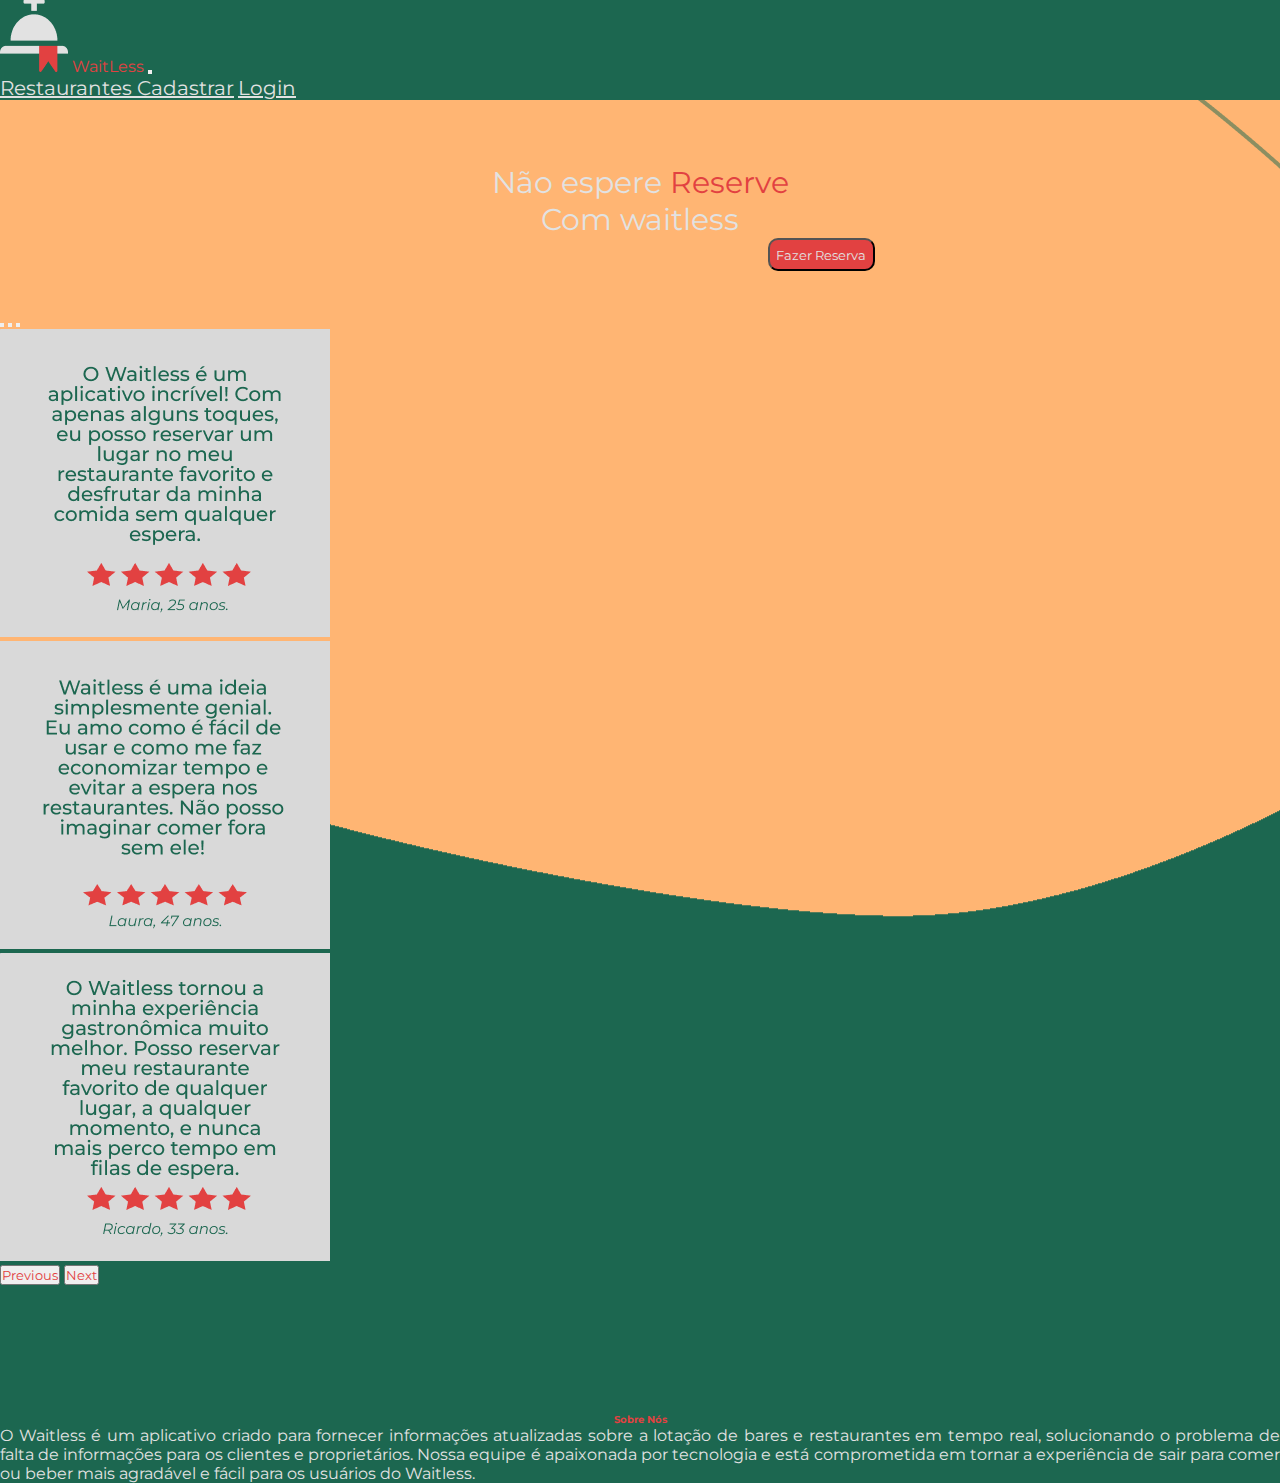
<file: index.html>
<!DOCTYPE html>
<html lang="en">
<head>
    <meta charset="UTF-8">
    <meta http-equiv="X-UA-Compatible" content="IE=edge">
    <meta name="viewport" content="width=device-width, initial-scale=1.0">
    <link rel="stylesheet" href="assets/css/main.css">
    <link rel="preconnect" href="https://fonts.googleapis.com">
    <link rel="preconnect" href="https://fonts.gstatic.com" crossorigin>
    <link href="https://fonts.googleapis.com/css2?family=Montserrat:wght@800;900&display=swap" rel="stylesheet">
    <link href="https://cdn.jsdelivr.net/npm/bootstrap@5.3.0-alpha2/dist/css/bootstrap.min.css" rel="stylesheet" integrity="sha384-aFq/bzH65dt+w6FI2ooMVUpc+21e0SRygnTpmBvdBgSdnuTN7QbdgL+OapgHtvPp" crossorigin="anonymous">
    <link rel="apple-touch-icon" href="assets/images/icons/180.png">
    <meta name="description" content="Aplicativo para reserva em restaurantes">
    <meta name="theme-color" content="#1C6750"/>
    <link rel="manifest" href="manifest.json">
    <title>WaitLess</title>
</head>
<body>
    
    <nav class="navbar navbar-expand-lg navbar-light " style="background-color:#1C6750 ;">
        <a class="navbar-brand" href="#"><img src="assets/images/logo.png" alt=""></a>
        <span>WaitLess</span>
        
        <button class="navbar-toggler" type="button" data-bs-toggle="collapse" data-bs-target="#navbarNavAltMarkup" aria-controls="navbarNavAltMarkup" aria-expanded="false" aria-label="Toggle navigation">
          <span class="navbar-toggler-icon"></span>
        </button>
        <div class="collapse navbar-collapse" id="navbarNavAltMarkup">
          <div class="navbar-nav">
           
            <a class="nav-item nav-link " style="color: #E2E2E2; font-size: 20px;" href="principalcliente.html">Restaurantes </a>
            <a   class="nav-item nav-link " style="color: #E2E2E2; font-size: 20px" href="bemvindo.html">Cadastrar</a>
            <a   class="nav-item nav-link " style="color: #E2E2E2; font-size: 20px " href="FazerLogin.html">Login</a>
            
           
          </div>
        </div>
      </nav>

      <div class="container">
        <center><p id="naoespere">Não espere <span>Reserve</span><br> Com waitless</p></center>
        <a href="principalcliente.html"><button id="btn">Fazer Reserva</button></a>

        
      
          
           

              <div id="carouselExampleCaptions" class="carousel slide" data-bs-ride="carousel">
                <div class="carousel-indicators">
                    <button type="button" data-bs-target="#carouselExampleCaptions" data-bs-slide-to="0" class="active" aria-current="true" aria-label="Slide 1"></button>
                    <button type="button" data-bs-target="#carouselExampleCaptions" data-bs-slide-to="1" aria-label="Slide 2"></button>
                    <button type="button" data-bs-target="#carouselExampleCaptions" data-bs-slide-to="2" aria-label="Slide 3"></button>
                </div>
                <div class="carousel-inner">
                    <div class="carousel-item active">
                        <a href="clienteloja.html"><img src="assets/images/carrosel/relato1.webp" class="d-block w-100" alt=".Pizzaria Atlantico"></a>
                       
                    </div>
                    <div class="carousel-item"> 
                        <a href="#"><img src="assets/images/carrosel/relato2.webp" class="d-block w-100" alt="bar estelita"></a>
                       
                    </div>
                    <div class="carousel-item">
                        <a href="#"><img src="assets/images/carrosel/relato3.webp" class="d-block w-100" alt="Gil do Lanche"></a>
                        
                       
                    </div> 
                </div>
                <button class="carousel-control-prev" type="button" data-bs-target="#carouselExampleCaptions" data-bs-slide="prev">
                    <span class="carousel-control-prev-icon" aria-hidden="true"></span>
                    <span class="visually-hidden">Previous</span>
                </button>
                <button class="carousel-control-next" type="button" data-bs-target="#carouselExampleCaptions" data-bs-slide="next">
                    <span class="carousel-control-next-icon" aria-hidden="true"></span>
                    <span class="visually-hidden">Next</span>
                </button>
            </div>
              
        </div>
                 
        </div>
        <div id="sobre-nos">
          <center><h1><span>Sobre Nós</span></h1> </center>
            <div class="p-footer">
              <p >O Waitless é um aplicativo criado para fornecer informações atualizadas sobre a lotação de bares e restaurantes em tempo real,
                solucionando o problema de falta de informações para os clientes e proprietários. 
                Nossa equipe é apaixonada por tecnologia e está comprometida em tornar a experiência de sair para comer ou beber mais agradável e fácil para os usuários do Waitless.
            </div>   
            
            
         
      </div>
      </div>

      <script>
        if (typeof navigator.serviceWorker !== 'undefined') {
          navigator.serviceWorker.register('service-work.js')
        }
      </script>
      <script src="https://cdn.jsdelivr.net/npm/bootstrap@5.3.0-alpha2/dist/js/bootstrap.bundle.min.js" integrity="sha384-qKXV1j0HvMUeCBQ+QVp7JcfGl760yU08IQ+GpUo5hlbpg51QRiuqHAJz8+BrxE/N" crossorigin="anonymous"></script>
      <script src="https://cdn.jsdelivr.net/npm/@popperjs/core@2.11.6/dist/umd/popper.min.js" integrity="sha384-oBqDVmMz9ATKxIep9tiCxS/Z9fNfEXiDAYTujMAeBAsjFuCZSmKbSSUnQlmh/jp3" crossorigin="anonymous"></script>
      <script src="https://cdn.jsdelivr.net/npm/bootstrap@5.3.0-alpha2/dist/js/bootstrap.min.js" integrity="sha384-heAjqF+bCxXpCWLa6Zhcp4fu20XoNIA98ecBC1YkdXhszjoejr5y9Q77hIrv8R9i" crossorigin="anonymous"></script>  
</body>
</html>
</file>
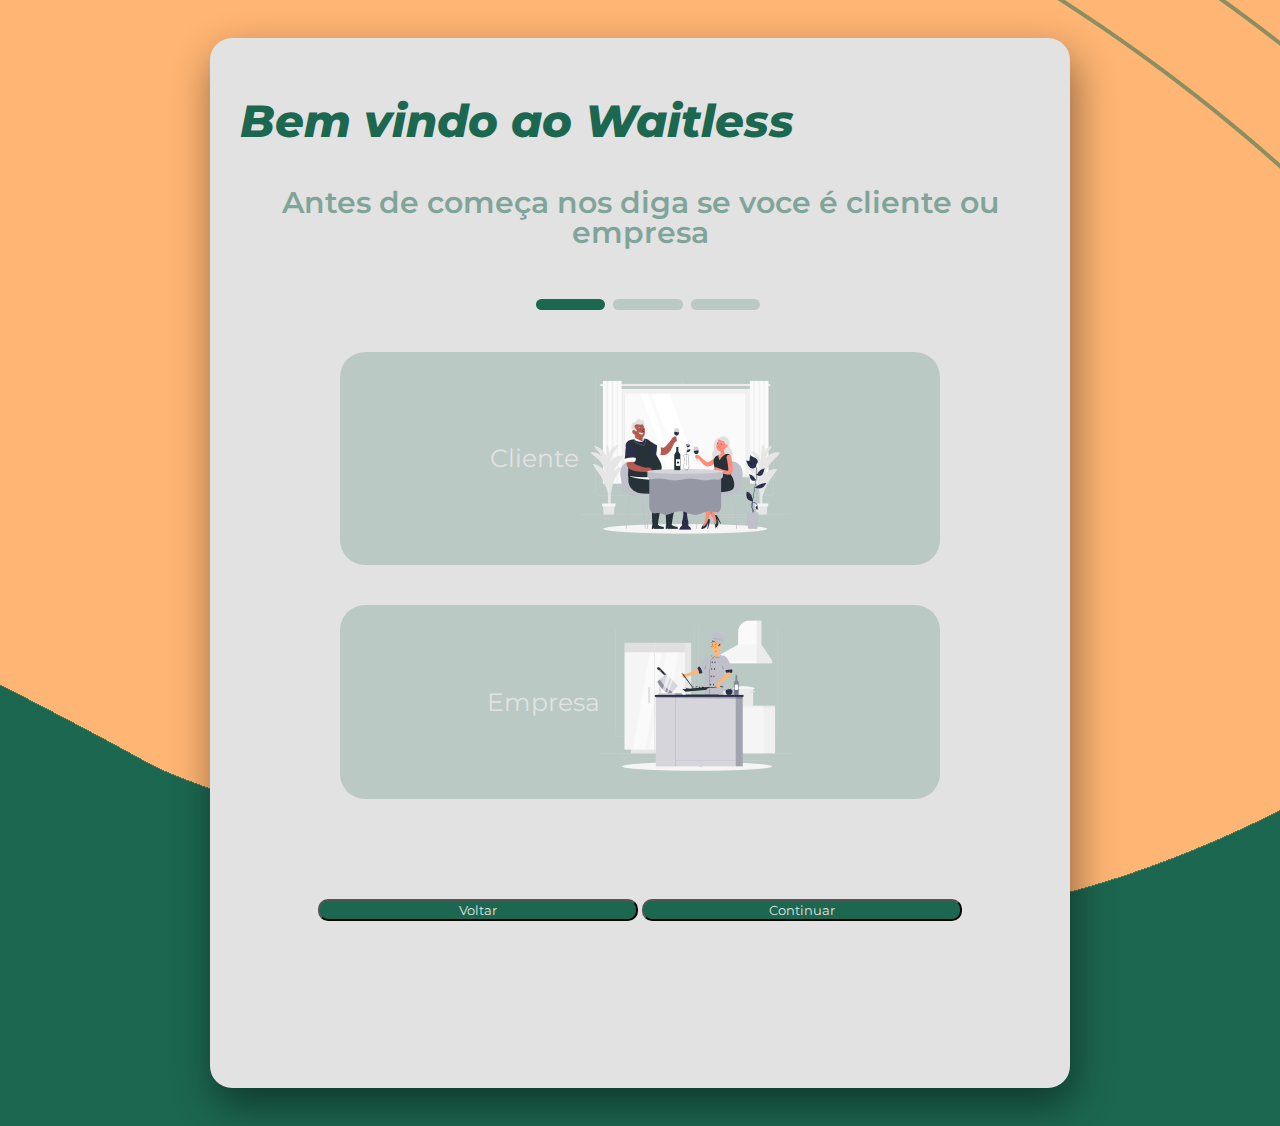
<file: bemvindo.html>
<!DOCTYPE html>
<html lang="en">
<head>
    <meta charset="UTF-8">
    <meta http-equiv="X-UA-Compatible" content="IE=edge">
    <meta name="viewport" content="width=device-width, initial-scale=1.0">
    <link rel="stylesheet" href="assets/css/bemvindo.css">
    <link href="https://cdn.jsdelivr.net/npm/bootstrap@5.3.0-alpha2/dist/css/bootstrap.min.css" rel="stylesheet" integrity="sha384-aFq/bzH65dt+w6FI2ooMVUpc+21e0SRygnTpmBvdBgSdnuTN7QbdgL+OapgHtvPp" crossorigin="anonymous">
    <script src="https://cdn.jsdelivr.net/npm/bootstrap@5.3.0-alpha2/dist/js/bootstrap.bundle.min.js" integrity="sha384-qKXV1j0HvMUeCBQ+QVp7JcfGl760yU08IQ+GpUo5hlbpg51QRiuqHAJz8+BrxE/N" crossorigin="anonymous"></script>
    <link rel="preconnect" href="https://fonts.googleapis.com">
    <link rel="preconnect" href="https://fonts.gstatic.com" crossorigin>
    <link href="https://fonts.googleapis.com/css2?family=Montserrat:wght@800;900&display=swap" rel="stylesheet">
    <title>Cadastro</title>
</head>
<body>
    <center><div class="container">

        <div class="row">
            <div class="col-12 col-md-8"> 
                
                <p class="bemvindo">Bem vindo ao Waitless</p>
                <p class="comecar">Antes de começa nos diga se voce é cliente ou empresa </p>
                <div class="barra">
                    <h1 id="one"></h1>
                    <h1 id="two"></h1>
                    <h1 id="three"></h1>
                </div>
                <div class="linhas">

                   
                    <div class="cliente">
                        <p id="text-cliente">Cliente</p>
                        <img id="img-cliente" src="assets/images/Valentine's Day dinner-rafiki 1 (1).png" alt="">
                      
                        
        
                    </div>
        
                    <div class="empresa">
                        <p id="text-empresa">Empresa</p>
                        <img id="img-emp" src="assets/images/Chef-rafiki 1.png" alt="">
                        
                    </div>

                    
                    
            </div>
           
            <button  id="voltar-bemvindo" class="prosseguir">Voltar</button>
            <button  id="continuar" class="prosseguir">Continuar</button>   
           
            
        </div>
                 
    </div></center>
    <script src="assets/js/bemvindo.js"></script>
</body>
</html>
</file>
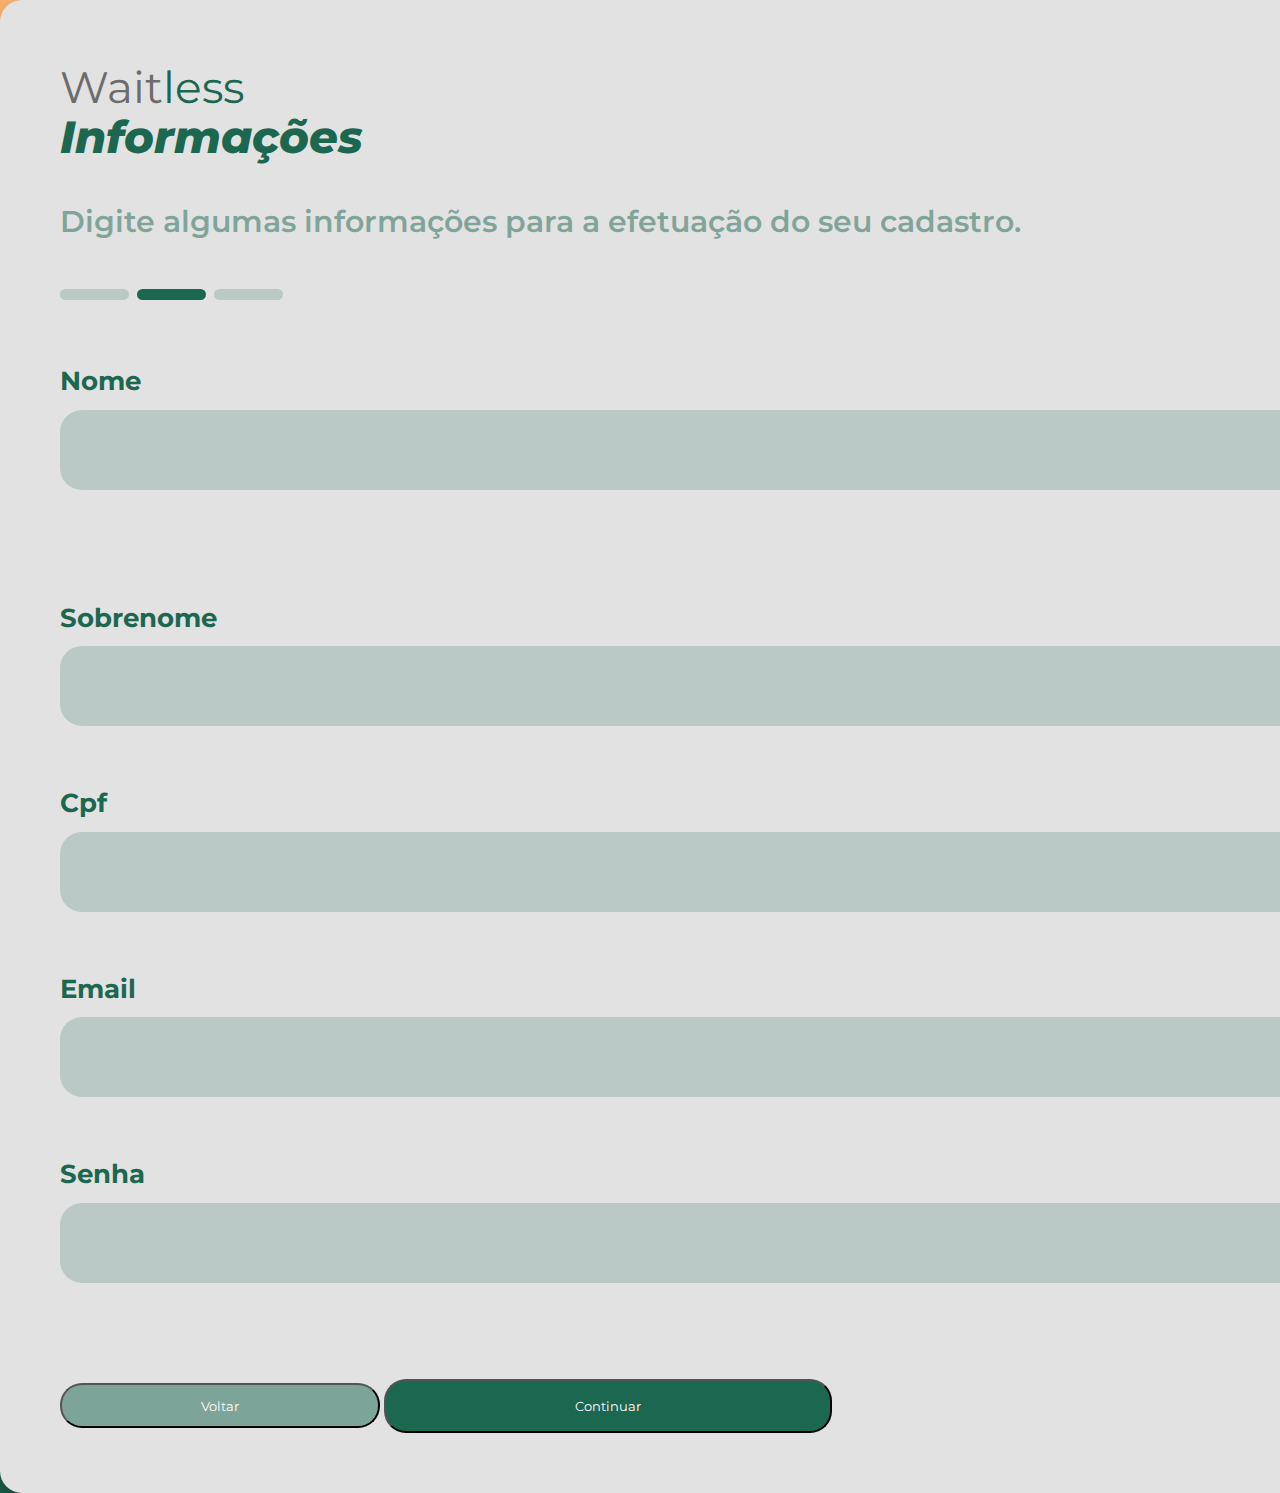
<file: cliente2.html>
<!DOCTYPE html>
<html lang="en">
<head>
    <meta charset="UTF-8">
    <meta http-equiv="X-UA-Compatible" content="IE=edge">
    <meta name="viewport" content="width=device-width, initial-scale=1.0">
    <link rel="stylesheet" href="assets/css/cliente2.css">
    <link rel="preconnect" href="https://fonts.googleapis.com">
    <link rel="preconnect" href="https://fonts.gstatic.com" crossorigin>
    <link href="https://fonts.googleapis.com/css2?family=Montserrat:wght@800;900&display=swap" rel="stylesheet">
    <link href="https://cdn.jsdelivr.net/npm/bootstrap@5.3.0-alpha2/dist/css/bootstrap.min.css" rel="stylesheet" integrity="sha384-aFq/bzH65dt+w6FI2ooMVUpc+21e0SRygnTpmBvdBgSdnuTN7QbdgL+OapgHtvPp" crossorigin="anonymous">
    <script src="https://cdn.jsdelivr.net/npm/bootstrap@5.3.0-alpha2/dist/js/bootstrap.bundle.min.js" integrity="sha384-qKXV1j0HvMUeCBQ+QVp7JcfGl760yU08IQ+GpUo5hlbpg51QRiuqHAJz8+BrxE/N" crossorigin="anonymous"></script>
    
    <title>Cadastro Cliente</title>
</head>
<body>
    <div class="container"> 
        <div class="row">
            <div class="col-12 col-md-8"> 
                <p id="wait">Wait<span>less</span></p>
                <p id="informacao-cliente">Informações</p>
                <p id="contenos">Digite algumas informações para a efetuação do seu cadastro.</p>
                <div class="barra">
                    <h1 id="one"></h1>
                    <h1 id="two"></h1>
                    <h1 id="three"></h1>
                </div>
                

                <form action="cliente3.html">
                    
                    <label  id="nomelabel" for="">Nome</label>
                    <input type="text" id="nome" name="nome" required="required"> <br>
                    <label  id="sobrenomelabel" for="">Sobrenome</label>
                    <input type="text" id="sobrenome" name="sobrenome" required="required">
                    <label  id="emailabel" for="">Cpf</label>
                    <input type="text" id="cpf" name="cpf" required="required">
                    <label  id="emailabel" for="">Email</label>
                    <input type="text" id="email" name="email" required="required">
                    <label  id="senhalabel" for="">Senha</label>
                    <input type="password" id="senha" name="senha" required="required">

                    <button type="button" id="voltar-cliente2">Voltar</button>
                    <button type="submit" id="continuar">Continuar</button>

                </form>


            </div>

        </div>        

    </div>
    <script src="assets/js/cliente2.js"></script>
</body>
</html>
</file>
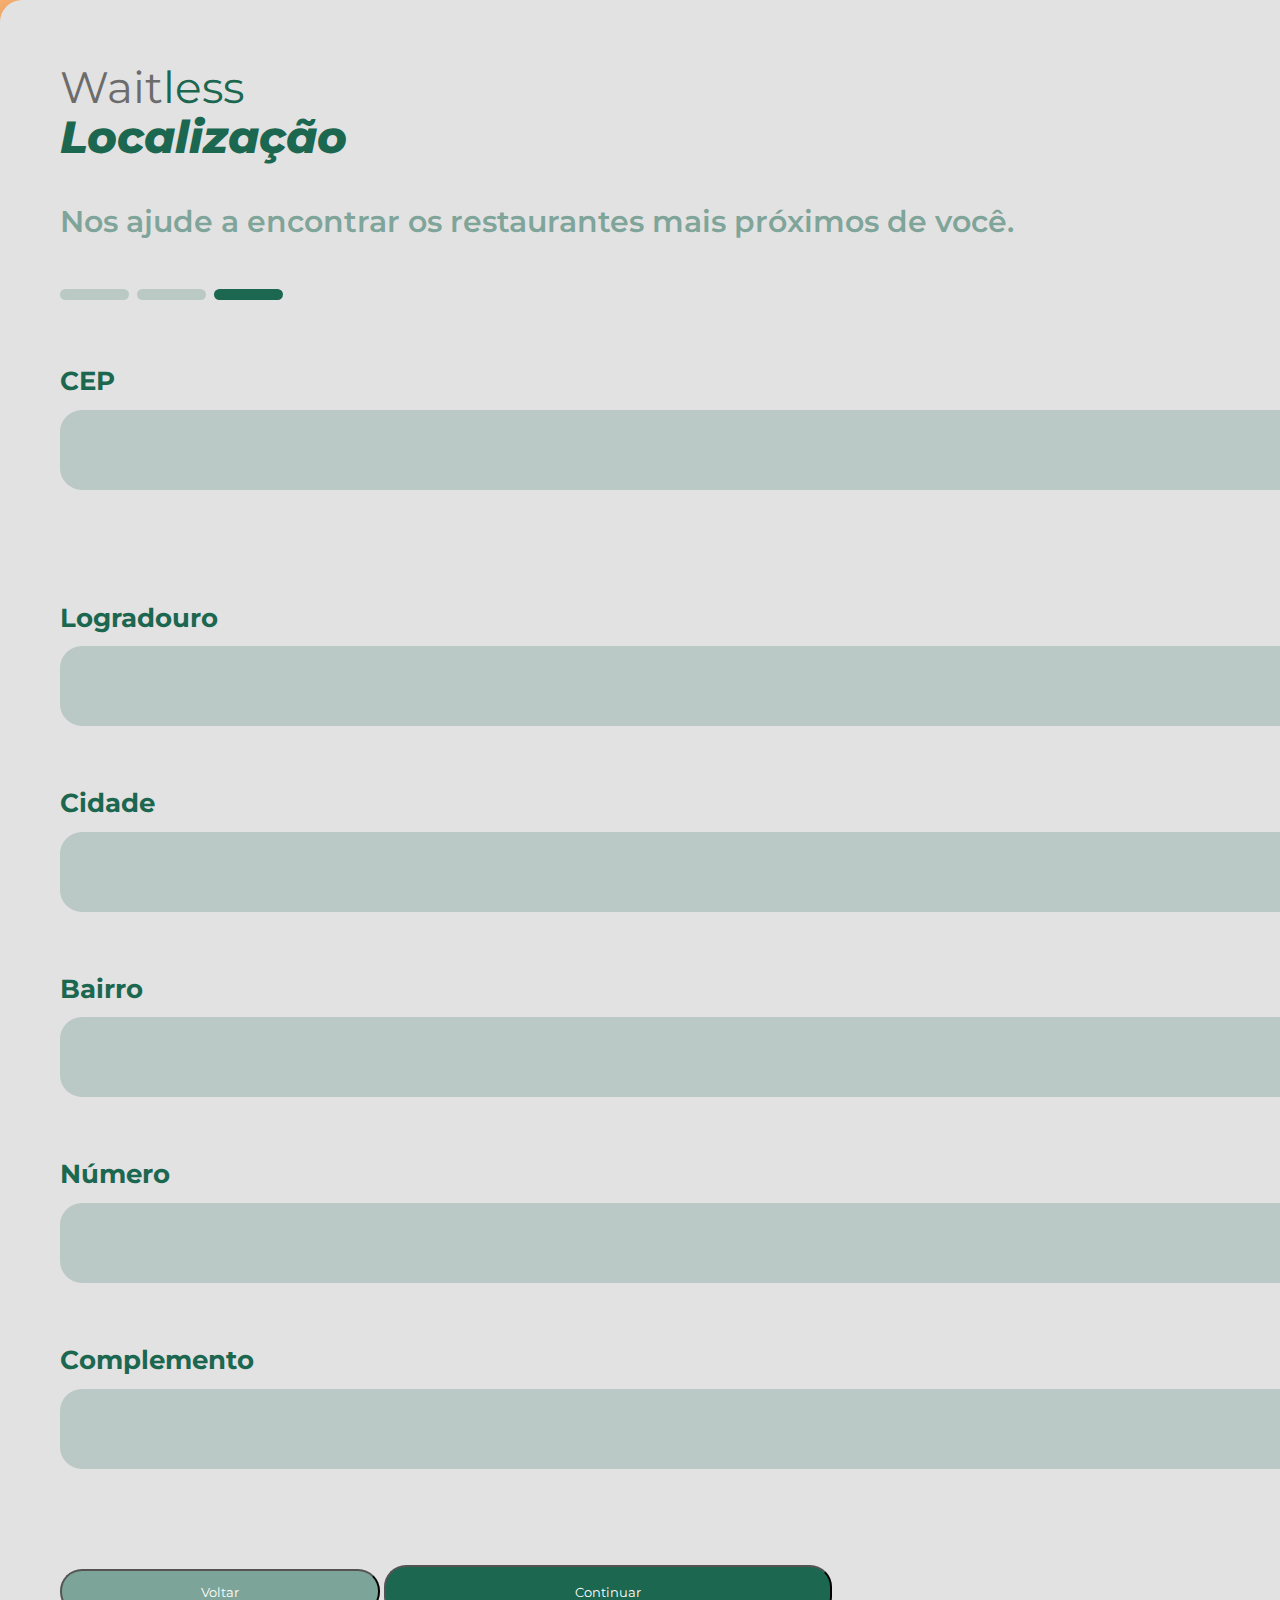
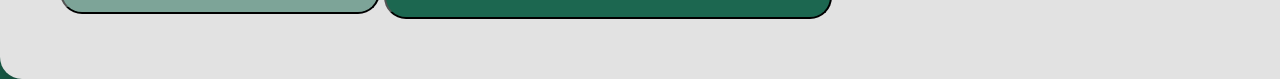
<file: cliente3.html>
<!DOCTYPE html>
<html lang="en">
<head>
    <meta charset="UTF-8">
    <meta http-equiv="X-UA-Compatible" content="IE=edge">
    <meta name="viewport" content="width=device-width, initial-scale=1.0">
    <link rel="stylesheet" href="assets/css/cliente3.css">
    <link rel="preconnect" href="https://fonts.googleapis.com">
    <link rel="preconnect" href="https://fonts.gstatic.com" crossorigin>
    <link href="https://fonts.googleapis.com/css2?family=Montserrat:wght@800;900&display=swap" rel="stylesheet">
    <link href="https://cdn.jsdelivr.net/npm/bootstrap@5.3.0-alpha2/dist/css/bootstrap.min.css" rel="stylesheet" integrity="sha384-aFq/bzH65dt+w6FI2ooMVUpc+21e0SRygnTpmBvdBgSdnuTN7QbdgL+OapgHtvPp" crossorigin="anonymous">
    <script src="https://cdn.jsdelivr.net/npm/bootstrap@5.3.0-alpha2/dist/js/bootstrap.bundle.min.js" integrity="sha384-qKXV1j0HvMUeCBQ+QVp7JcfGl760yU08IQ+GpUo5hlbpg51QRiuqHAJz8+BrxE/N" crossorigin="anonymous"></script>
    
    <title>Cadastro Cliente</title>
</head>
<body>
    <div class="container"> 
        <div class="row">
            <div class="col-12 col-md-8"> 
                <p id="wait">Wait<span>less</span></p>
                <p id="informacao-cliente">Localização</p>
                <p id="contenos">Nos ajude a encontrar os restaurantes mais próximos de você.</p>
                <div class="barra">
                    <h1 id="one"></h1>
                    <h1 id="two"></h1>
                    <h1 id="three"></h1>
                </div>
                

                <form action="">
                    
                    <label  id="ceplabel" for="">CEP</label>
                    <input type="text" onkeypress="return onlynumber();" id="cep" name="cep" required="required"> <br>
                    <label  id="logradourolabel" for="">Logradouro</label>
                    <input type="text" id="logradouro" name="logradouro" required="required">
                    <label  id="cidadelabel" for="">Cidade</label>
                    <input type="text" id="cidade" name="cidade" required="required">
                    <label  id="bairrolabel" for="">Bairro</label>
                    <input type="text" id="bairro" name="bairro" required="required">
                    <label  id="numerolabel" for="">Número</label>
                    <input type="text" id="numero" name="numero" required="required">
                    <label  id="complementolabel" for="">Complemento</label>
                    <input type="text" id="complemento" name="complemento" required="required">

                    <button type="button" id="voltar-cliente3">Voltar</button>
                    <button type="submit" id="continuar">Continuar</button>

                </form>


            </div>

        </div>        

    </div>

    <script src="assets/js/camponumerico.js"></script>
    <script src="assets/js/cliente3.js"></script>
</body>
</html>
</file>
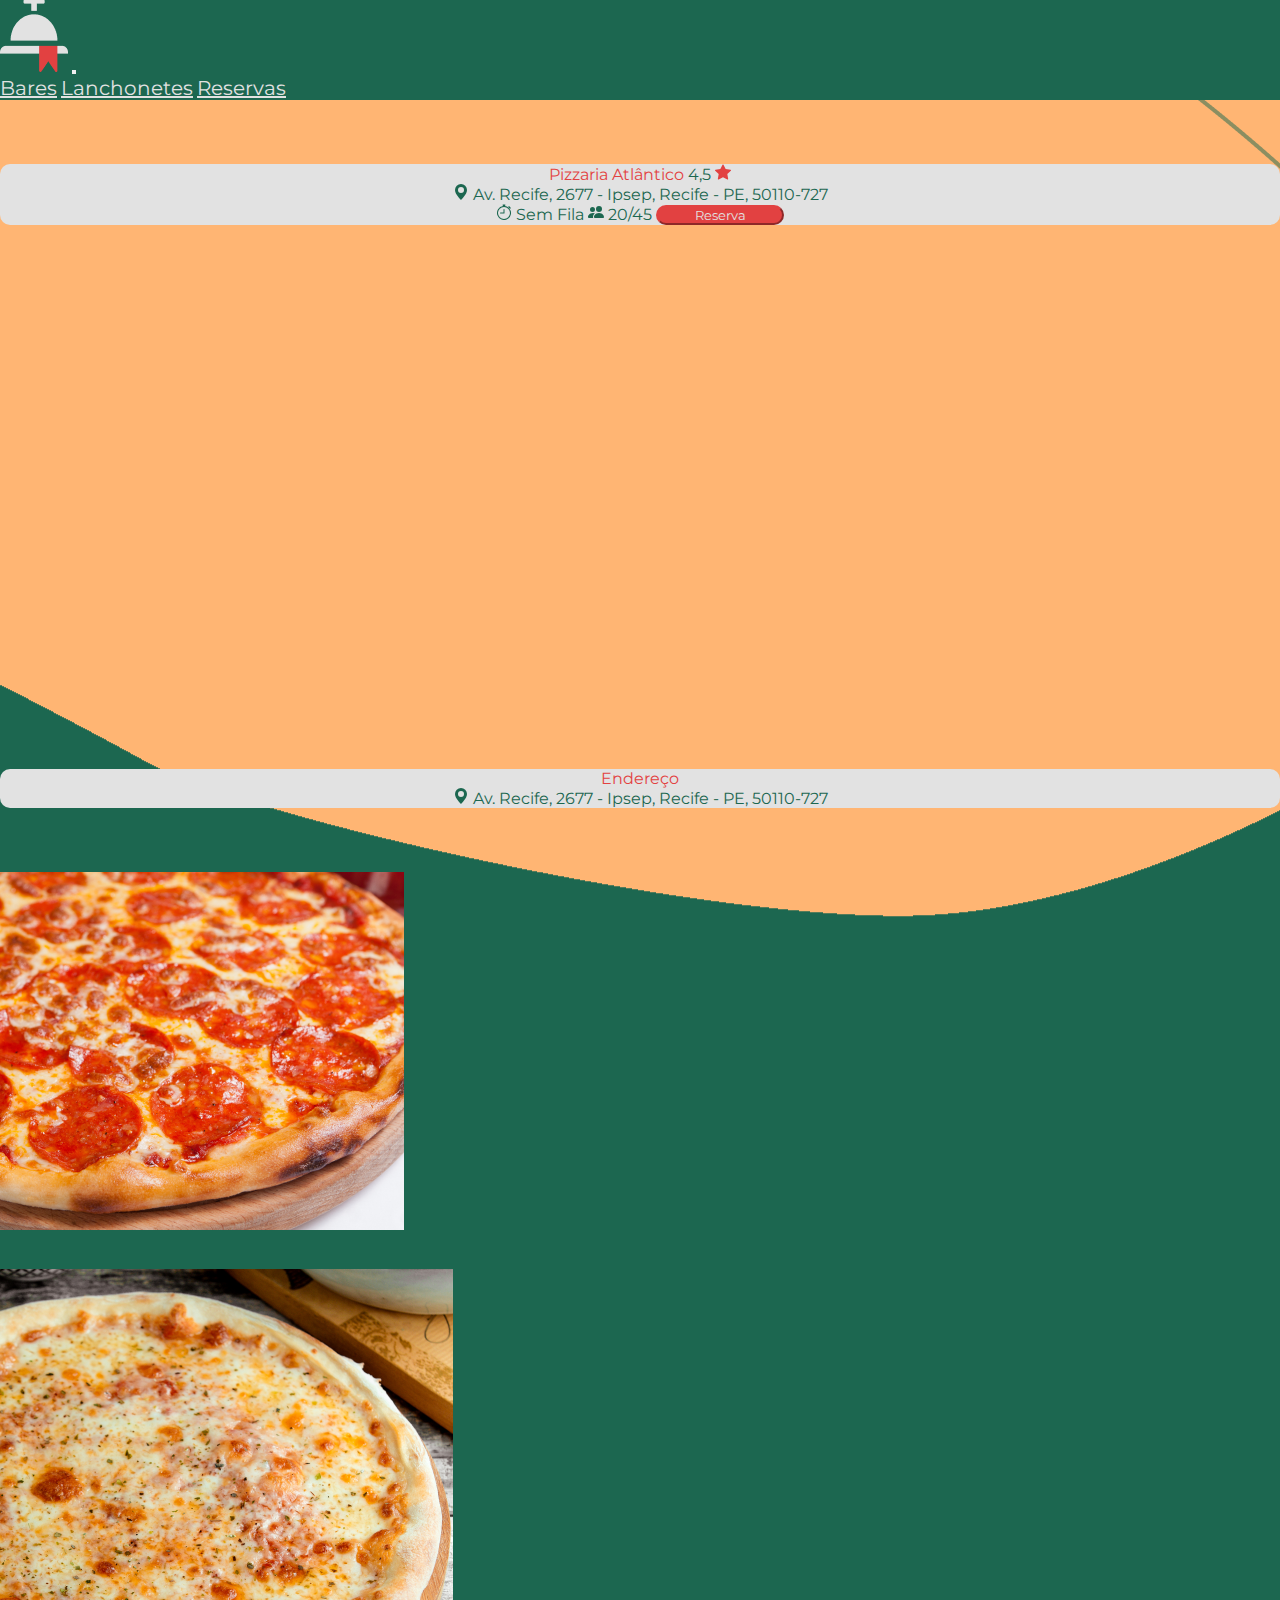
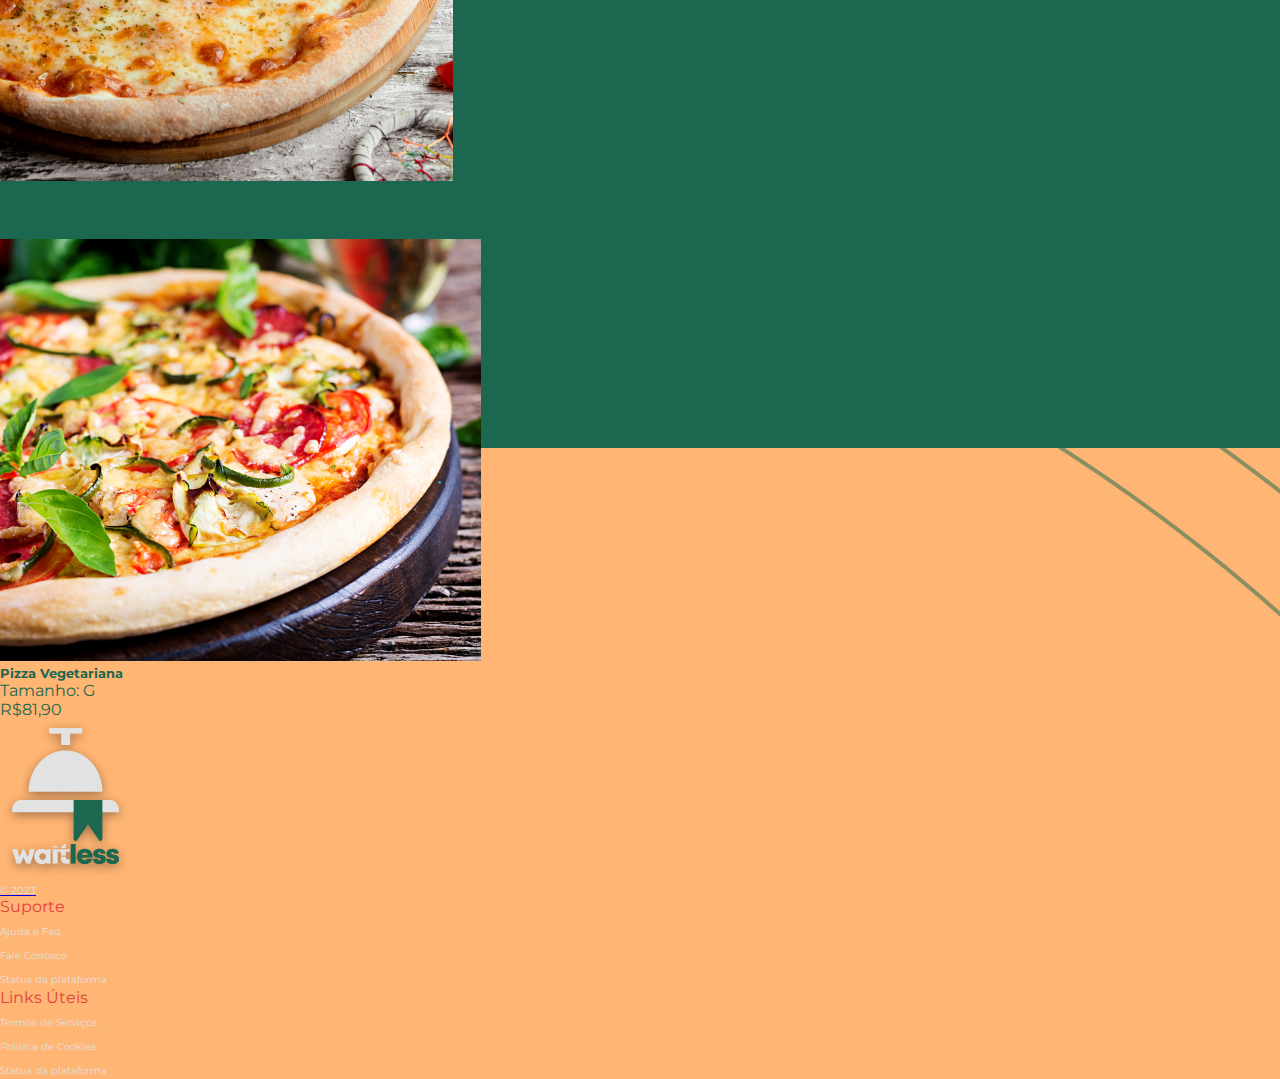
<file: clienteloja.html>
<!DOCTYPE html>
<html lang="en">
<head>
    <meta charset="UTF-8">
    <meta http-equiv="X-UA-Compatible" content="IE=edge">
    <meta name="viewport" content="width=device-width, initial-scale=1.0">
    <link rel="stylesheet" href="assets/css/main.css">
    <link rel="preconnect" href="https://fonts.googleapis.com">
    <link rel="preconnect" href="https://fonts.gstatic.com" crossorigin>
    <link href="https://fonts.googleapis.com/css2?family=Montserrat:wght@800;900&display=swap" rel="stylesheet">
    <link href="https://cdn.jsdelivr.net/npm/bootstrap@5.3.0-alpha2/dist/css/bootstrap.min.css" rel="stylesheet" integrity="sha384-aFq/bzH65dt+w6FI2ooMVUpc+21e0SRygnTpmBvdBgSdnuTN7QbdgL+OapgHtvPp" crossorigin="anonymous">
    <link rel="stylesheet" href="assets/css/clienteloja.css">
    <title>Restaurantes</title>
</head>
<body>
    
    <nav class="navbar navbar-expand-lg navbar-light " style="background-color:#1C6750 ;">
        <a class="navbar-brand" href="index.html"><img src="assets/images/logo.png" alt=""></a>
        <button class="navbar-toggler" type="button" data-bs-toggle="collapse" data-bs-target="#navbarNavAltMarkup" aria-controls="navbarNavAltMarkup" aria-expanded="false" aria-label="Toggle navigation">
          <span class="navbar-toggler-icon"></span>
        </button>
        <div class="collapse navbar-collapse" id="navbarNavAltMarkup">
          <div class="navbar-nav">
            
            <a class="nav-item nav-link " style="color: #E2E2E2; font-size: 20px" href="#">Bares</a>
            <a class="nav-item nav-link " style="color: #E2E2E2; font-size: 20px" href="#">Lanchonetes</a>
            <a   class="nav-item nav-link " style="color: #E2E2E2; font-size: 20px" href="">Reservas</a>
         
           
          </div>
        </div>
      </nav>
      <div class="container">

        <div   id="b1" class="row">
            <div class="col-12">
              <div  id="b2" class="banner">
                <center><p > <span>Pizzaria Atlântico</span> 4,5
                  <svg xmlns="http://www.w3.org/2000/svg" id="star" width="16" height="16" fill="currentColor" class="bi bi-star-fill" viewBox="0 0 16 16">
                    <path d="M3.612 15.443c-.386.198-.824-.149-.746-.592l.83-4.73L.173 6.765c-.329-.314-.158-.888.283-.95l4.898-.696L7.538.792c.197-.39.73-.39.927 0l2.184 4.327 4.898.696c.441.062.612.636.282.95l-3.522 3.356.83 4.73c.078.443-.36.79-.746.592L8 13.187l-4.389 2.256z"/>
                  </svg>
                
                  <br>
                  
                  <p>
                    <svg xmlns="http://www.w3.org/2000/svg" width="16" height="16" fill="currentColor" class="bi bi-geo-alt-fill" viewBox="0 0 16 16">
                      <path d="M8 16s6-5.686 6-10A6 6 0 0 0 2 6c0 4.314 6 10 6 10zm0-7a3 3 0 1 1 0-6 3 3 0 0 1 0 6z"/>
                    </svg>
                    Av. Recife, 2677 - Ipsep, Recife - PE, 50110-727
  
                    
                  </p>
  
                  <p>
                    <svg xmlns="http://www.w3.org/2000/svg" width="16" height="16" fill="currentColor" class="bi bi-stopwatch" viewBox="0 0 16 16">
                      <path d="M8.5 5.6a.5.5 0 1 0-1 0v2.9h-3a.5.5 0 0 0 0 1H8a.5.5 0 0 0 .5-.5V5.6z"/>
                      <path d="M6.5 1A.5.5 0 0 1 7 .5h2a.5.5 0 0 1 0 1v.57c1.36.196 2.594.78 3.584 1.64a.715.715 0 0 1 .012-.013l.354-.354-.354-.353a.5.5 0 0 1 .707-.708l1.414 1.415a.5.5 0 1 1-.707.707l-.353-.354-.354.354a.512.512 0 0 1-.013.012A7 7 0 1 1 7 2.071V1.5a.5.5 0 0 1-.5-.5zM8 3a6 6 0 1 0 .001 12A6 6 0 0 0 8 3z"/>
                    </svg>
                    Sem Fila
  
                    <svg xmlns="http://www.w3.org/2000/svg" width="16" height="16" fill="currentColor" class="bi bi-people-fill" viewBox="0 0 16 16">
                      <path d="M7 14s-1 0-1-1 1-4 5-4 5 3 5 4-1 1-1 1H7Zm4-6a3 3 0 1 0 0-6 3 3 0 0 0 0 6Zm-5.784 6A2.238 2.238 0 0 1 5 13c0-1.355.68-2.75 1.936-3.72A6.325 6.325 0 0 0 5 9c-4 0-5 3-5 4s1 1 1 1h4.216ZM4.5 8a2.5 2.5 0 1 0 0-5 2.5 2.5 0 0 0 0 5Z"/>
                    </svg>
                    20/45
  
                   <a href="FazerLogin.html"> <button id="btn-a" class="ver-mais">Reserva</button></a>
                  </p>
  
                </p></center>
              </div>
            </div>


            
        <div  id="b3" class="embed-responsive embed-responsive-1by1">
            <iframe  class="embed-responsive-item" src="https://www.google.com/maps/embed?pb=!1m14!1m8!1m3!1d15799.6193929775!2d-34.9263442!3d-8.1111707!3m2!1i1024!2i768!4f13.1!3m3!1m2!1s0x7ab1e9543705bd5%3A0xd12dc3c3931b311d!2sRestaurante%20e%20Pizzaria%20Atl%C3%A2ntico!5e0!3m2!1spt-BR!2sbr!4v1680889686167!5m2!1spt-BR!2sbr" width="100%" height="450vh" style="border:0;" allowfullscreen="" loading="lazy" referrerpolicy="no-referrer-when-downgrade"></iframe>
            <div class="row">
                <div class="col-12">
                  <div class="banner">
                    <center><p > <span>Endereço</span>
                        <p>
                            <p>  
                              <svg xmlns="http://www.w3.org/2000/svg" width="16" height="16" fill="currentColor" class="bi bi-geo-alt-fill" viewBox="0 0 16 16">
                                <path d="M8 16s6-5.686 6-10A6 6 0 0 0 2 6c0 4.314 6 10 6 10zm0-7a3 3 0 1 1 0-6 3 3 0 0 1 0 6z"/>
                              </svg>
                             
                                Av. Recife, 2677 - Ipsep, Recife - PE, 50110-727</p>
                          
                            
                         
          
                            
                          </p>
                    
                      
                    </p></center>
                  </div>
                </div>
        </div>
    

      </div>

      

      <div class="container">
        <div class="row">
          <div class="col-12">
            <div class="card">
                <img class="card-img-top" src="assets/images/delicious-salami-pizza 1.png" alt="Card image cap">
                <div class="card-body">
                  <h5 class="card-title">Pizza Peperoni</h5>
                  <p class="card-text">Tamanho M R$ 59,90  </p>
                 
                </div>
            </div>
          </div>
          <div class="col-12">
            <div class="card">
                <img class="card-img-top" src="assets/images/pizza-four-cheese-table 1.png" alt="Card image cap">
                <div class="card-body">
                  <h5 class="card-title">Pizza Quatro Queijos</h5>
                  <p class="card-text">Tamanho G <br> R$ 81,90  </p>
                 
                </div>
            </div>
          </div>

          <div class="col-12">
            <div class="card">
                <img class="card-img-top" src="assets/images/italian-pizza-with-chicken-salami-zucchini-tomatoes-herbs 1.png" alt="Card image cap">
                <div class="card-body">
                  <h5 class="card-title">Pizza Vegetariana</h5>
                  <p class="card-text">Tamanho: G <br> R$81,90 </button></p>
                  
                </div>
            </div>
          </div>
        </div>
        

        
            
      

       

      
            
            <footer class="row row-cols-1 row-cols-sm-2 row-cols-md-5 py-5 my-5 border-top">
              <div class="col mb-3">
                <a href="/" class="d-flex align-items-center mb-3 link-dark text-decoration-none">
                  <img src="assets/images/Group 79.png" alt="">
                  <p id="cop">© 2023</p>
                </a>

  
              </div>
          
              <div class="col mb-3">
          
              </div>
          
              <div class="col mb-3" style="color: #E2E2E2;" >
                <span class="fot-span">Suporte</span>
                <ul  id="link-footer" class="nav flex-column">
                 
                  <li class="text-white "><a  class="a-footer" href="">Ajuda e Faq</li></a>
                  <li class="text-white"><a class="a-footer"  href="">Fale Conosco</li></a>
                  <li class="text-white"> <a  class="a-footer" href="">Status da plataforma</li></a>

                  
                </ul>
              </div>
          
              <div class="col mb-3">
                <span class="fot-span">Links Úteis</span>
                <ul class="nav flex-column">
                  <li class="text-white "><a  class="a-footer" href="">Termos de Serviços</li></a>
                  <li class="text-white"><a class="a-footer"  href="">Politica de Cookies</li></a>
                  <li class="text-white"> <a  class="a-footer" href="">Status da plataforma</li></a>
                
                </ul>
              </div>
          
            
            </footer>
        
         
      </div>

     

     
         
        


      </div>
      <script src="https://cdn.jsdelivr.net/npm/bootstrap@5.3.0-alpha2/dist/js/bootstrap.bundle.min.js" integrity="sha384-qKXV1j0HvMUeCBQ+QVp7JcfGl760yU08IQ+GpUo5hlbpg51QRiuqHAJz8+BrxE/N" crossorigin="anonymous"></script>
      <script src="https://cdn.jsdelivr.net/npm/@popperjs/core@2.11.6/dist/umd/popper.min.js" integrity="sha384-oBqDVmMz9ATKxIep9tiCxS/Z9fNfEXiDAYTujMAeBAsjFuCZSmKbSSUnQlmh/jp3" crossorigin="anonymous"></script>
      <script src="https://cdn.jsdelivr.net/npm/bootstrap@5.3.0-alpha2/dist/js/bootstrap.min.js" integrity="sha384-heAjqF+bCxXpCWLa6Zhcp4fu20XoNIA98ecBC1YkdXhszjoejr5y9Q77hIrv8R9i" crossorigin="anonymous"></script>  
</body>
</html>
</file>
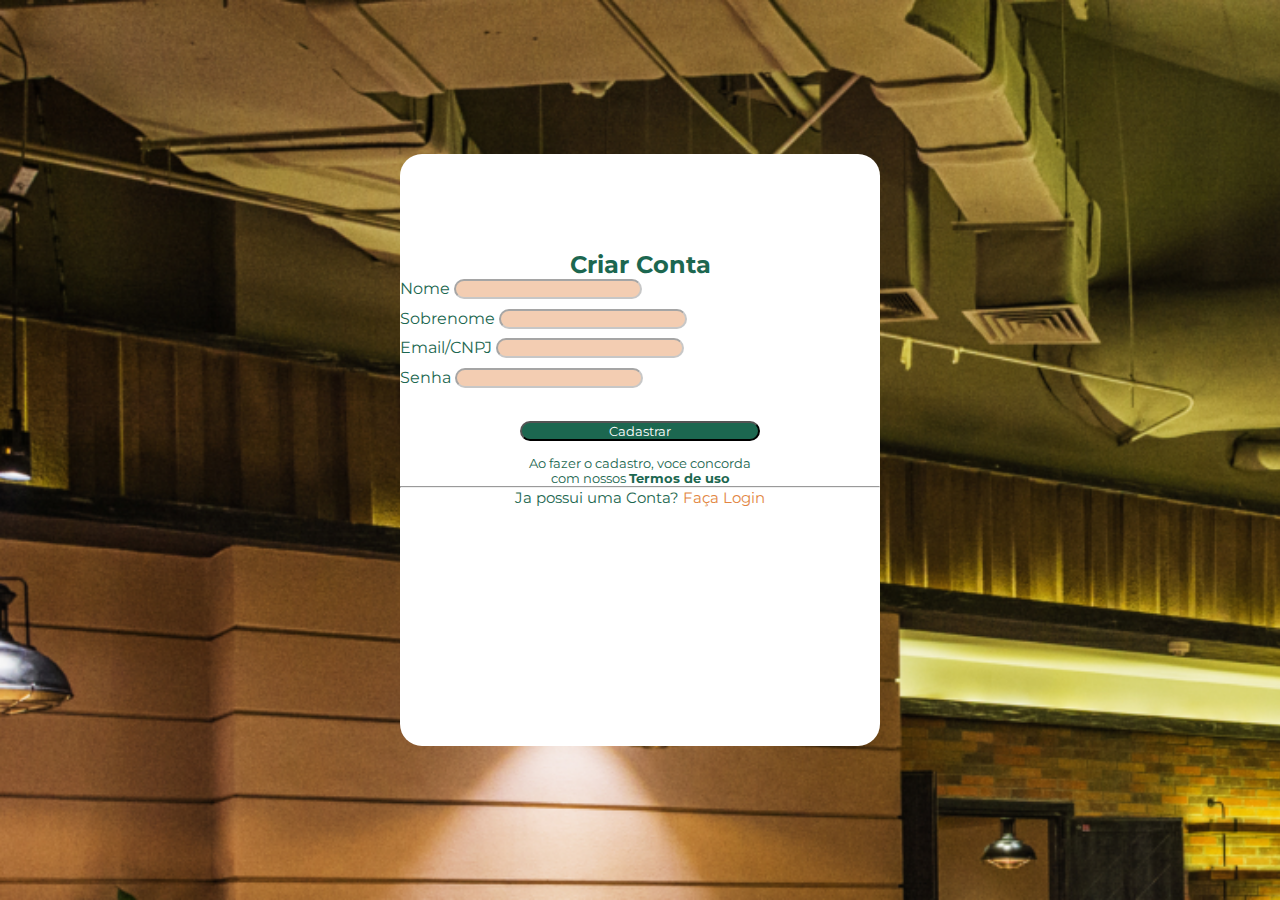
<file: criaconta.html>
<!DOCTYPE html>
<html lang="en">
<head>
    <meta charset="UTF-8">
    <meta http-equiv="X-UA-Compatible" content="IE=edge">
    <meta name="viewport" content="width=device-width, initial-scale=1.0">
    <link href="https://cdn.jsdelivr.net/npm/bootstrap@5.3.0-alpha1/dist/css/bootstrap.min.css" rel="stylesheet" integrity="sha384-GLhlTQ8iRABdZLl6O3oVMWSktQOp6b7In1Zl3/Jr59b6EGGoI1aFkw7cmDA6j6gD" crossorigin="anonymous">
    <link rel="stylesheet" href="assets/css/fazerlogin.css">
    <link rel="preconnect" href="https://fonts.googleapis.com">
    <link rel="preconnect" href="https://fonts.gstatic.com" crossorigin>
    <link href="https://fonts.googleapis.com/css2?family=Montserrat:wght@800;900&display=swap" rel="stylesheet">

    

    <title>WaitLess</title>
</head>
<body>

<div class="container">

 <div id="cadastro">


        
        <div class="row">
          <div class="col-2">
            
          </div>
          <div class="col-8">
            <form class="form">
                <center><h2>Criar Conta
                        
                </h2></center>
                <div class="form-group">
                  <label for="formGroupExampleInput">Nome</label>
                  <input type="text" class="form-control" id="nome" >
                </div>
                <div class="form-group">
                  <label for="formGroupExampleInput2">Sobrenome</label>
                  <input type="text" class="form-control" id="Sobrenome" >
                </div>
                <div class="form-group">
                    <label for="formGroupExampleInput2">Email/CNPJ</label>
                    <input type="email" class="form-control" id="email" >
                </div>
                <div class="form-group">
                    <label for="formGroupExampleInput2">Senha</label>
                    <input type="password" class="form-control" id="password">
                </div>

                <center><button class="btn">Cadastrar</button><p class="pbutton">Ao fazer o cadastro, voce concorda <br> com nossos <strong>Termos de uso</strong></p></center>
                
             
            </form>
               
          </div>
          <div class="col-2">
              
          </div>
          
        </div>
        <hr>
        <center><p class="prodape">Ja possui uma Conta? <a href="index.html"><span id="spanrodape">Faça Login</span></a></p></center>
    </div>    
</div>


    





<script src="https://cdn.jsdelivr.net/npm/bootstrap@5.3.0-alpha1/dist/js/bootstrap.bundle.min.js" integrity="sha384-w76AqPfDkMBDXo30jS1Sgez6pr3x5MlQ1ZAGC+nuZB+EYdgRZgiwxhTBTkF7CXvN" crossorigin="anonymous"></script>    
</body>
</html>
</file>
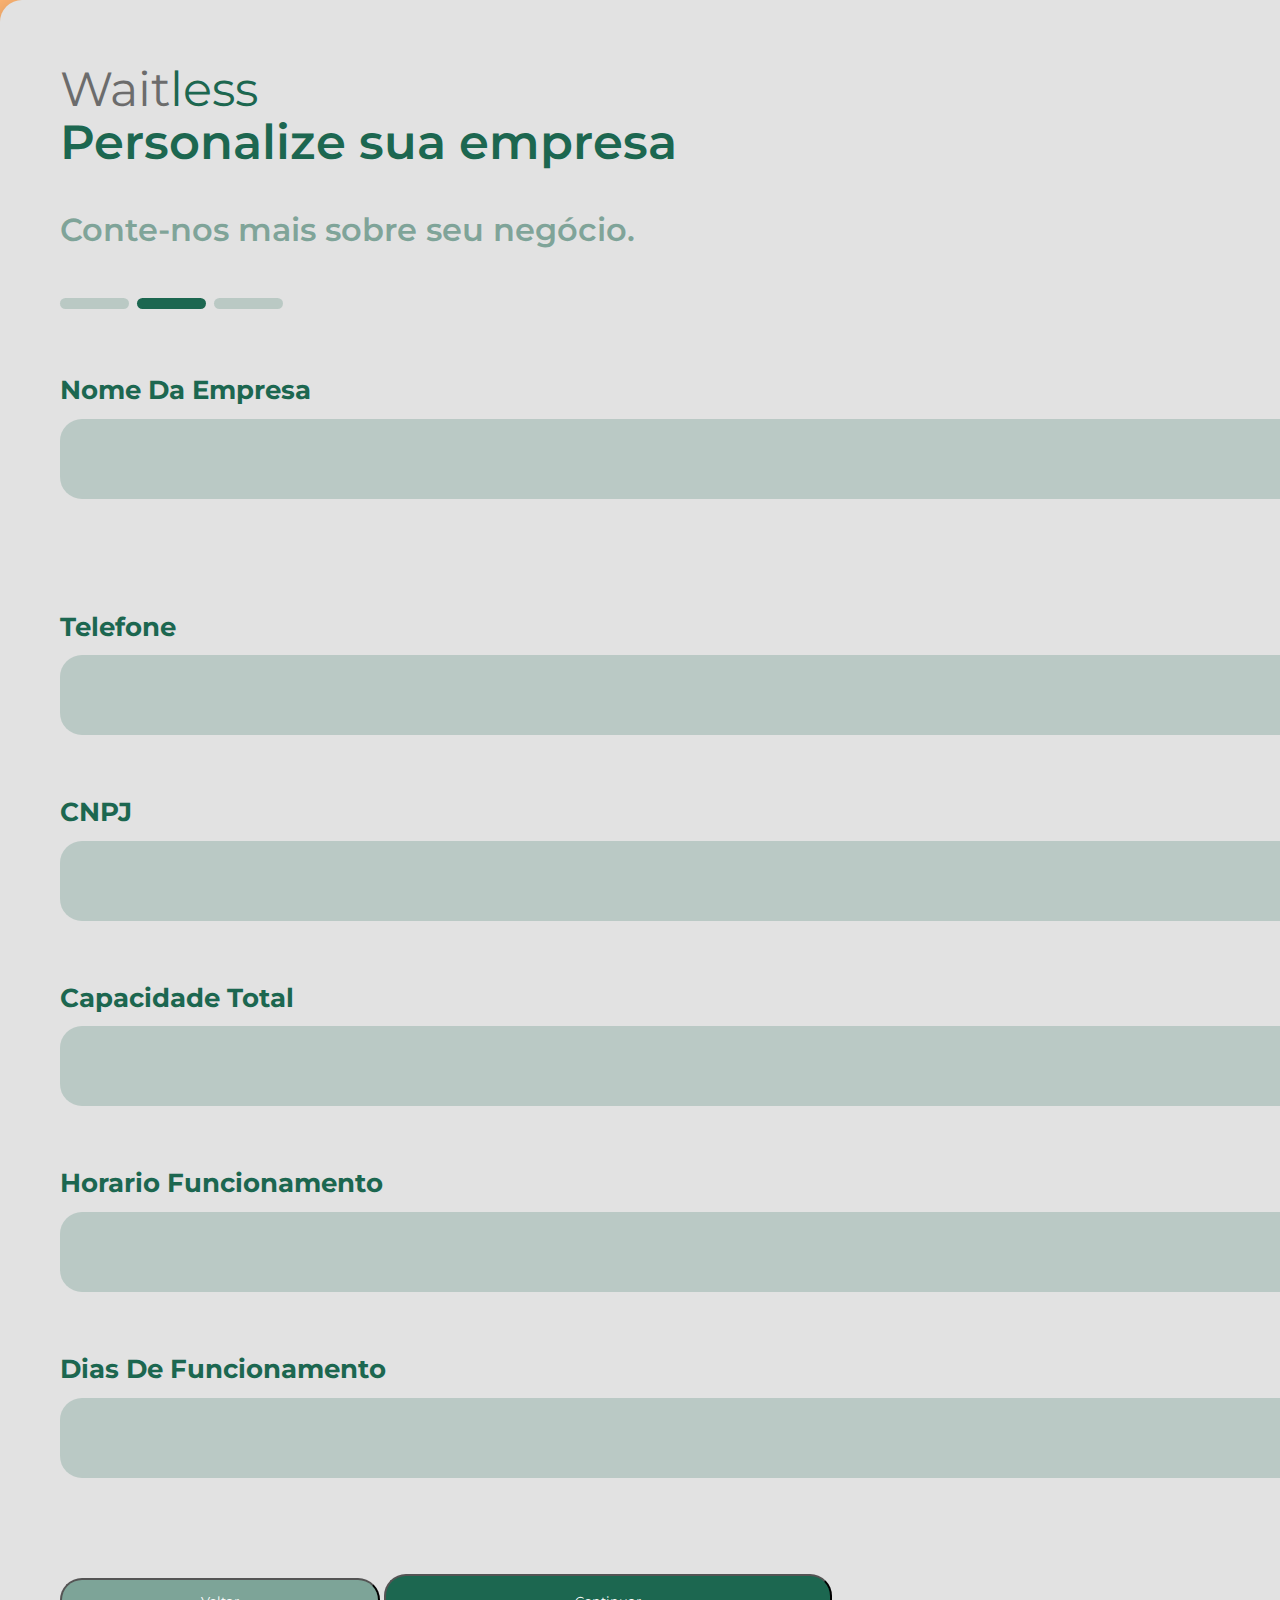
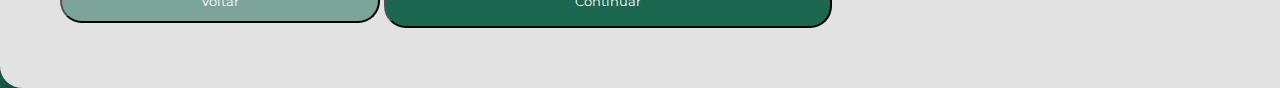
<file: empresa2.html>
<!DOCTYPE html>
<html lang="en">
<head>
    <meta charset="UTF-8">
    <meta http-equiv="X-UA-Compatible" content="IE=edge">
    <meta name="viewport" content="width=device-width, initial-scale=1.0">
    <link rel="stylesheet" href="assets/css/empresa2.css">
    <link rel="preconnect" href="https://fonts.googleapis.com">
    <link rel="preconnect" href="https://fonts.gstatic.com" crossorigin>
    <link href="https://fonts.googleapis.com/css2?family=Montserrat:wght@800;900&display=swap" rel="stylesheet">
    <link href="https://cdn.jsdelivr.net/npm/bootstrap@5.3.0-alpha2/dist/css/bootstrap.min.css" rel="stylesheet" integrity="sha384-aFq/bzH65dt+w6FI2ooMVUpc+21e0SRygnTpmBvdBgSdnuTN7QbdgL+OapgHtvPp" crossorigin="anonymous">
    <script src="https://cdn.jsdelivr.net/npm/bootstrap@5.3.0-alpha2/dist/js/bootstrap.bundle.min.js" integrity="sha384-qKXV1j0HvMUeCBQ+QVp7JcfGl760yU08IQ+GpUo5hlbpg51QRiuqHAJz8+BrxE/N" crossorigin="anonymous"></script>
    
    <title>Cadastro Empresa</title>
</head>
<body>
    <div class="container">
        <div class="row">
            <div class="col-12 col-md-8"> 
                <p id="wait">Wait<span>less</span></p>
                <p id="personalize-empresa">Personalize sua empresa</p>
                <p id="contenos">Conte-nos mais sobre seu negócio.</p>
                <div class="barra">
                    <h1 id="one"></h1>
                    <h1 id="two"></h1>
                    <h1 id="three"></h1>
                </div>

                <form action="empresa3.html">
                    
                    <label  id="nomelabel" for="">Nome Da Empresa</label>
                    <input type="text" id="nome-empresa" name="nome" required="required"><br>
                    <label  id="telefonelabel" for="">Telefone</label>
                    <input type="tel" id="telefone" name="telefone" required="required">
                    <label  id="cnpjlabel" for="">CNPJ</label>
                    <input type="text" onkeypress="return onlynumber();" id="cnpj" name="cnpj" required="required">
                    <label  id="capacidadelabel" for="">Capacidade Total</label>
                    <input type="number" id="capacidade" name="capacidade" required="required">
                    <label  id="horariolabel" for="">Horario Funcionamento</label>
                    <input type="text" id="horario" name="horario" required="required">
                    <label id="diaslabel" for="">Dias De Funcionamento</label>
                    <input type="text" id="dias" name="dias" required="required">
                    <button type="button" id="voltar-empresa2">Voltar</button>
                    <button type="submit"  id="continuar-empresa2">Continuar</button>
                    <div class="result"></div>

                </form>


            </div>

        </div>        

    </div>
    <script src="assets/js/camponumerico.js"></script>
    <script src="assets/js/empresa2.js"></script>
</body>
</html>
</file>
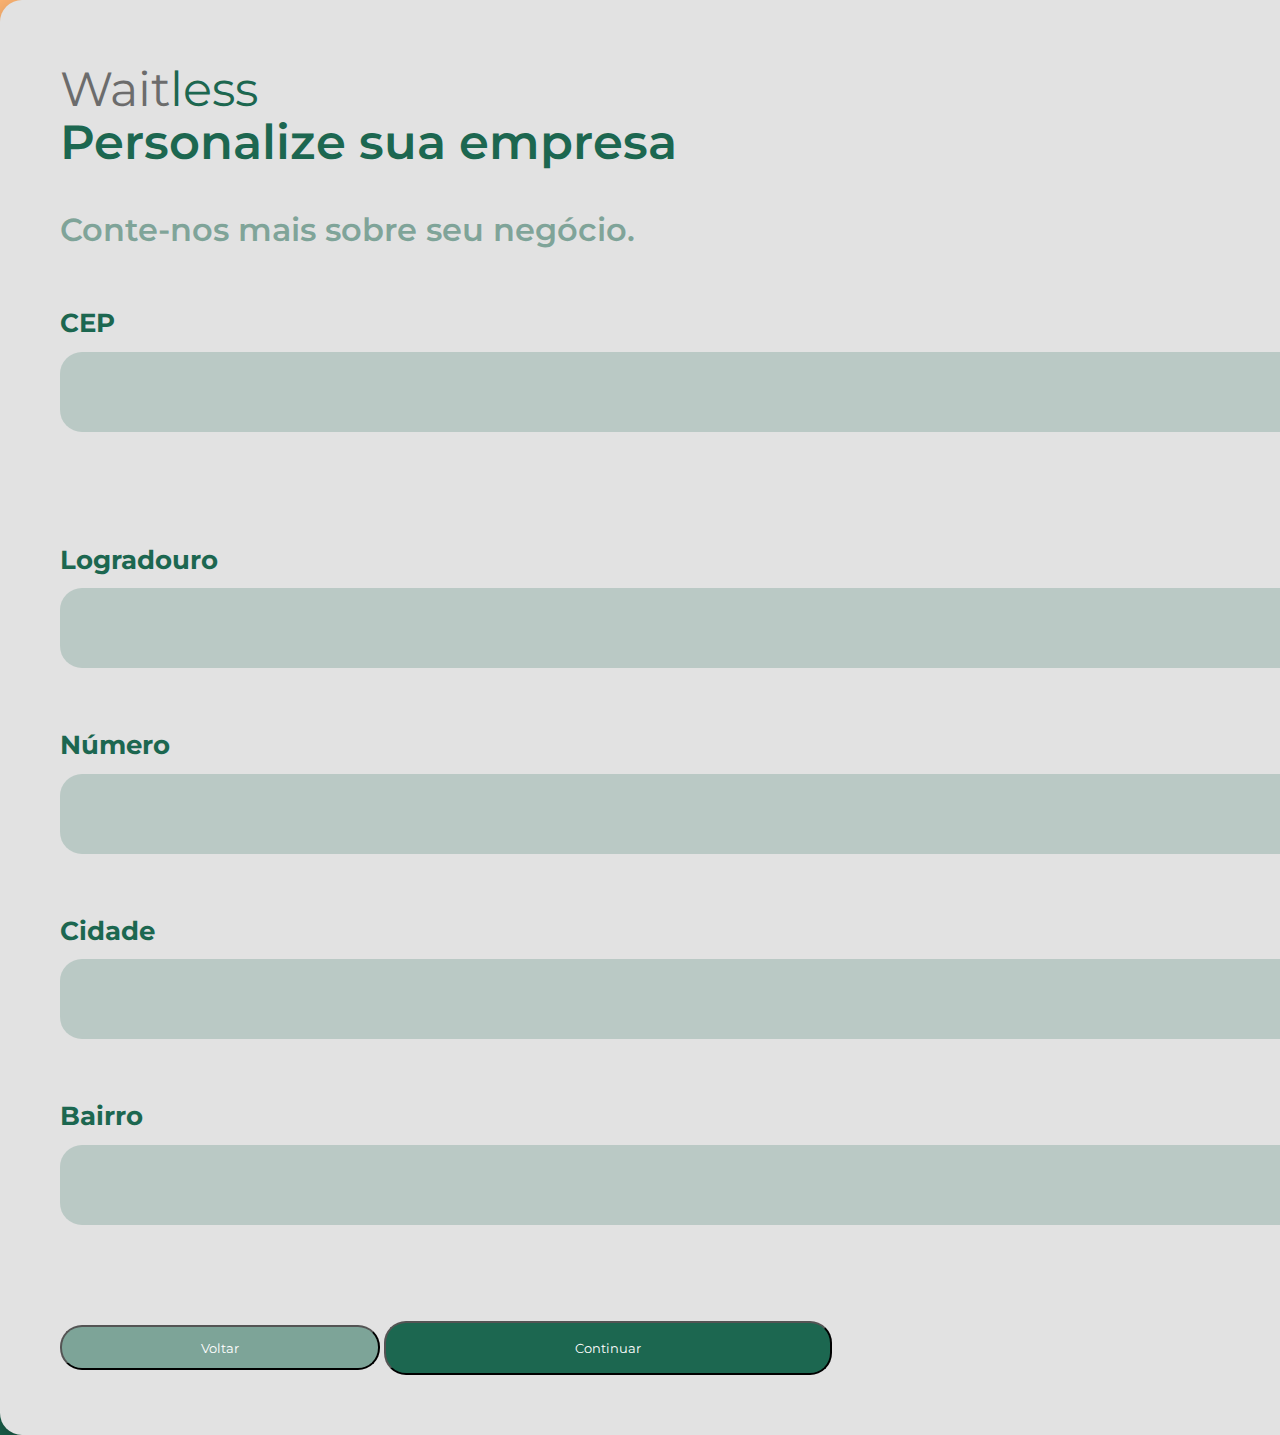
<file: empresa3.html>
<!DOCTYPE html>
<html lang="en">
<head>
    <meta charset="UTF-8">
    <meta http-equiv="X-UA-Compatible" content="IE=edge">
    <meta name="viewport" content="width=device-width, initial-scale=1.0">
    <link rel="stylesheet" href="assets/css/empresa3.css">
    <link rel="preconnect" href="https://fonts.googleapis.com">
    <link rel="preconnect" href="https://fonts.gstatic.com" crossorigin>
    <link href="https://fonts.googleapis.com/css2?family=Montserrat:wght@800;900&display=swap" rel="stylesheet">
    <link href="https://cdn.jsdelivr.net/npm/bootstrap@5.3.0-alpha2/dist/css/bootstrap.min.css" rel="stylesheet" integrity="sha384-aFq/bzH65dt+w6FI2ooMVUpc+21e0SRygnTpmBvdBgSdnuTN7QbdgL+OapgHtvPp" crossorigin="anonymous">
    <script src="https://cdn.jsdelivr.net/npm/bootstrap@5.3.0-alpha2/dist/js/bootstrap.bundle.min.js" integrity="sha384-qKXV1j0HvMUeCBQ+QVp7JcfGl760yU08IQ+GpUo5hlbpg51QRiuqHAJz8+BrxE/N" crossorigin="anonymous"></script>
    
    <title>Cadastro Empresa</title>
</head>
<body>
    <div class="container">
        <div class="row">
            <div class="col-12 col-md-8"> 
                <p id="wait">Wait<span>less</span></p>
                <p id="personalize-empresa">Personalize sua empresa</p>
                <p id="contenos">Conte-nos mais sobre seu negócio.</p>
                
                <form action="">
                    
                    <label  id="ceplabel" for="">CEP</label>
                    <input type="text" onkeypress="return onlynumber();" id="cep" name="cep" required="required"> <br>
                    <label  id="logradourolabel" for="">Logradouro</label>
                    <input type="text" id="logradouro" name="logradouro" required="required">
                    <label  id="numerolabel" for="">Número</label>
                    <input type="text" id="numero" name="numero" required="required">
                    <label  id="cidadelabel" for="">Cidade</label>
                    <input type="text" id="cidade" name="cidade" required="required">
                    <label  id="bairrolabel" for="">Bairro</label>
                    <input type="text" id="bairro" name="bairro" required="required">
                  
                 

                    <button type="button"  id="voltar-empresa3">Voltar</button>
                   <a href="principalemp.html"> <button type="button" id="continuar">Continuar</button></a>

                </form>


            </div>

        </div>        

    </div>

   
    <script src="assets/js/camponumerico.js"></script>
    <script src="assets/js/empresa3.js"></script>
    
</body>
</html>
</file>
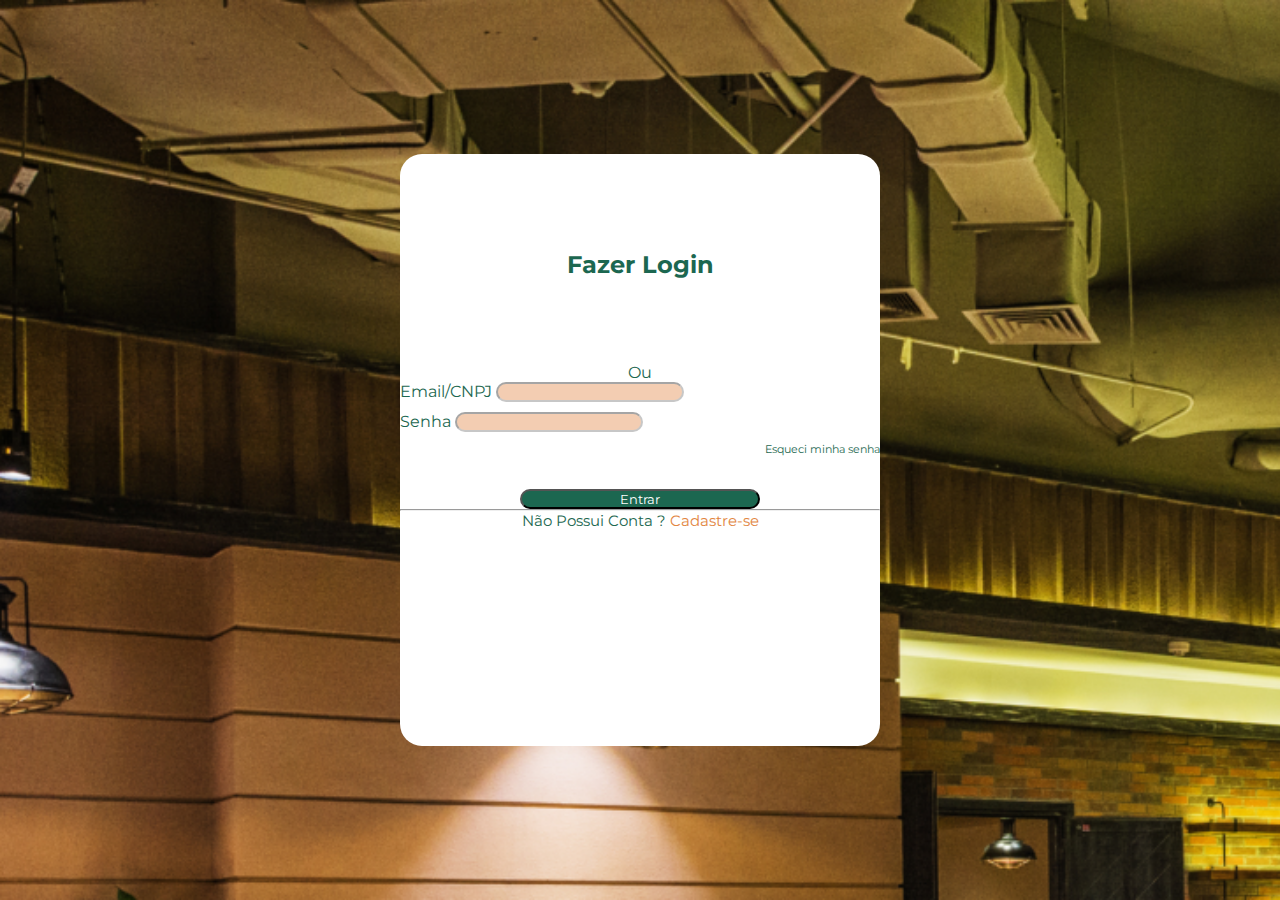
<file: FazerLogin.html>
<!DOCTYPE html>
<html lang="en">
<head>
    <meta charset="UTF-8">
    <meta http-equiv="X-UA-Compatible" content="IE=edge">
    <meta name="viewport" content="width=device-width, initial-scale=1.0">
    <meta name="appleid-signin-client-id" content="[CLIENT_ID]">
    <meta name="appleid-signin-scope" content="[SCOPES]">
    <meta name="appleid-signin-redirect-uri" content="[REDIRECT_URI]">
    <meta name="appleid-signin-state" content="[STATE]">
    <meta name="appleid-signin-nonce" content="[NONCE]">
    <meta name="appleid-signin-use-popup" content="true">
    <meta name="google-signin-scope" content="profile email">
    <meta name="google-signin-client_id" content="SEU_ID_DO_CLIENTE">
    <link href="https://cdn.jsdelivr.net/npm/bootstrap@5.3.0-alpha1/dist/css/bootstrap.min.css" rel="stylesheet" integrity="sha384-GLhlTQ8iRABdZLl6O3oVMWSktQOp6b7In1Zl3/Jr59b6EGGoI1aFkw7cmDA6j6gD" crossorigin="anonymous">
    <link rel="stylesheet" href="assets/css/fazerlogin.css">
    <link rel="preconnect" href="https://fonts.googleapis.com">
    <link rel="preconnect" href="https://fonts.gstatic.com" crossorigin>
    <link href="https://fonts.googleapis.com/css2?family=Montserrat:wght@800;900&display=swap" rel="stylesheet">
    <script src="https://apis.google.com/js/platform.js" async defer></script>
    <title>Login</title>
</head>
<body>

    <a href="FazerLogin.html"></a>

<div class="container">

 <div id="cadastro">


        
        <div class="row">
          <div class="col-2">
            
          </div>
          <div class="col-8">
            <form class="form" >
                
                <center><h2>Fazer Login</h2></center>
                <div class="g-signin2" data-onsuccess="onSignIn" data-theme="dark" style="width: 210px; " data-longtitle="true" data-lang="pt-BR"></div>
                <div id="appleid-signin" data-color="white" data-border="true"  data-type="sign in"></div>
        
                <center><p class="paragrafo-central">Ou</p></center>
                <div class="form-group">
                    <label for="formGroupExampleInput2">Email/CNPJ</label>
                    <input type="email" class="form-control" id="email" >
                </div>
                <div class="form-group">
                    <label for="formGroupExampleInput2">Senha</label>
                    <input type="password" class="form-control" id="password">
                    <p class="psenha">Esqueci minha senha</p>
                </div>

                <div class="resultado">
                    
                </div>

                <center><button class="btn">Entrar</button></center>
                
             
            </form>
               
          </div>
          <div class="col-2">
              
          </div>
          
        </div>
        <hr>
        <center><p class="prodape">Não Possui Conta ?<a href="bemvindo.html"><span id="spanrodape"> Cadastre-se</span></a></p></center>
    </div>    
</div>


    



<script src="assets/js/login.js"></script>
<script type="text/javascript" src="https://appleid.cdn-apple.com/appleauth/static/jsapi/appleid/1/en_US/appleid.auth.js"></script>
<script src="https://cdn.jsdelivr.net/npm/bootstrap@5.3.0-alpha1/dist/js/bootstrap.bundle.min.js" integrity="sha384-w76AqPfDkMBDXo30jS1Sgez6pr3x5MlQ1ZAGC+nuZB+EYdgRZgiwxhTBTkF7CXvN" crossorigin="anonymous"></script>    
</body>
</html>
</file>
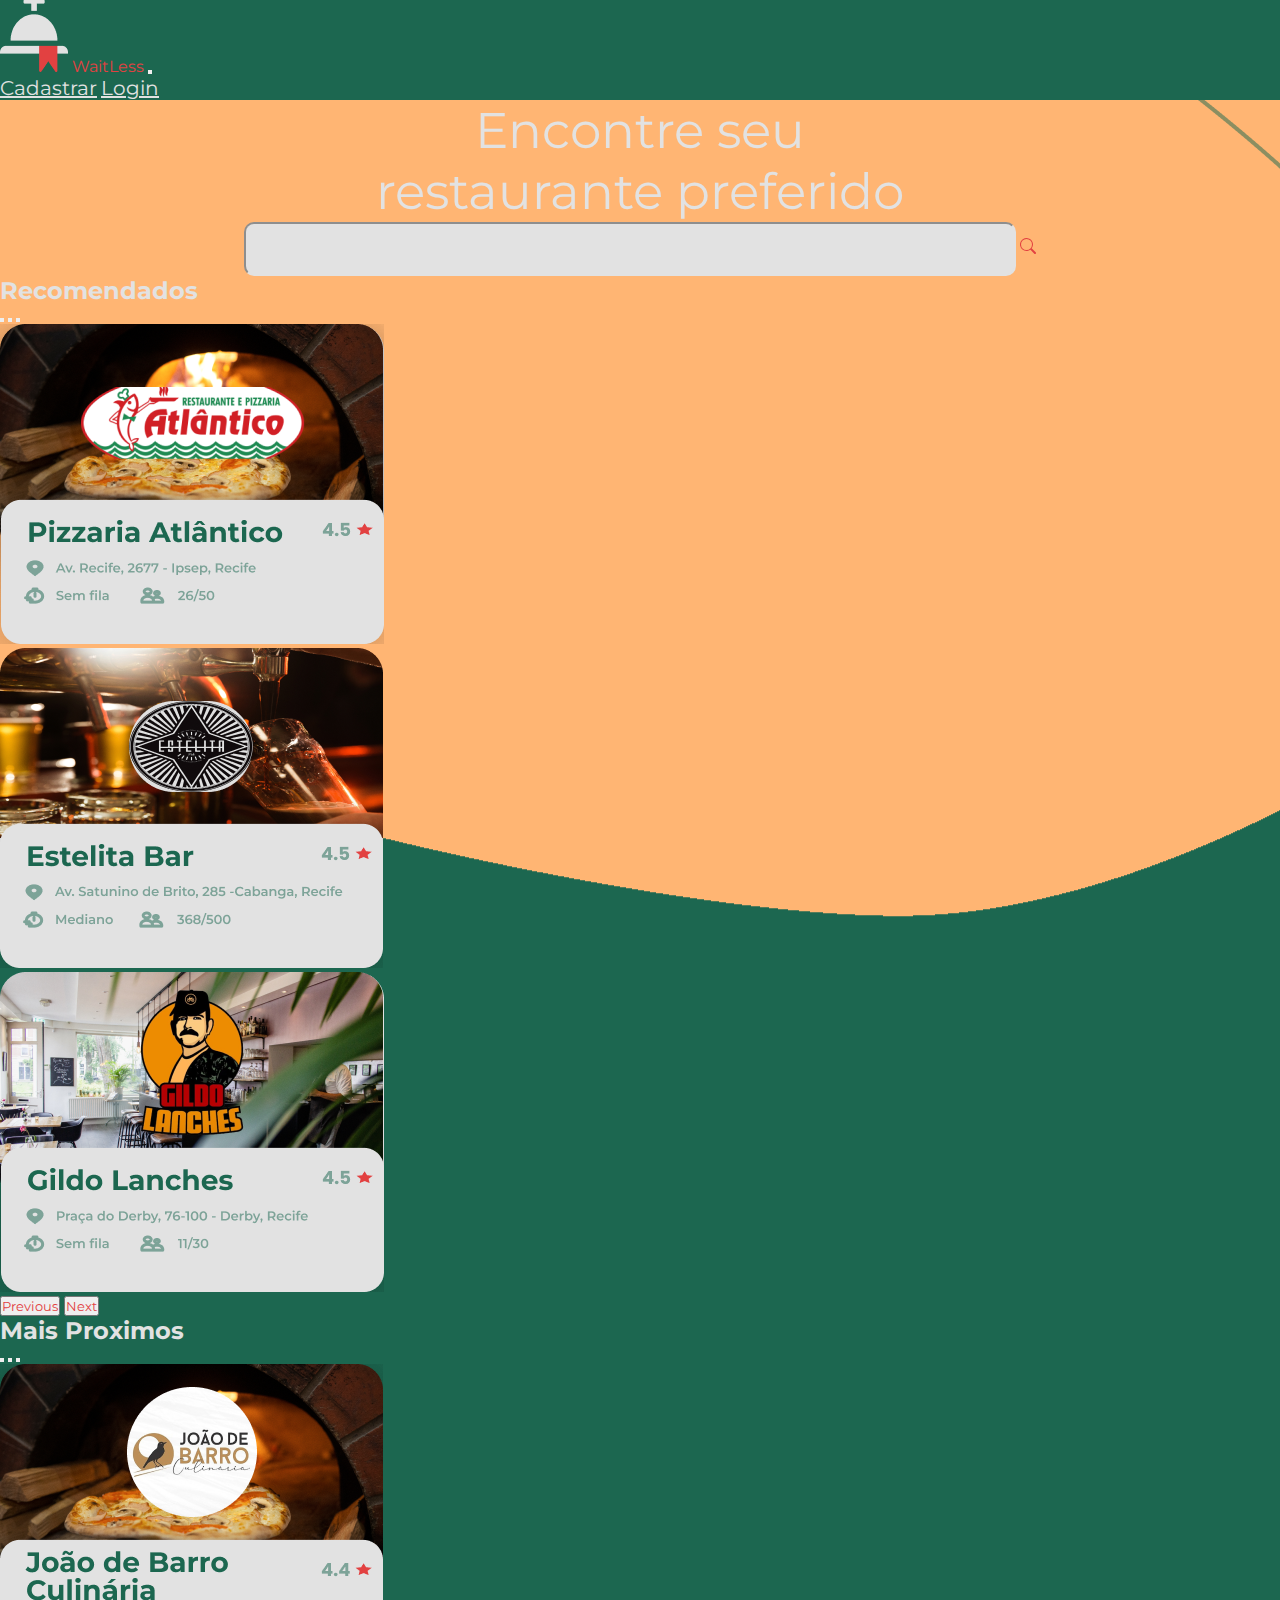
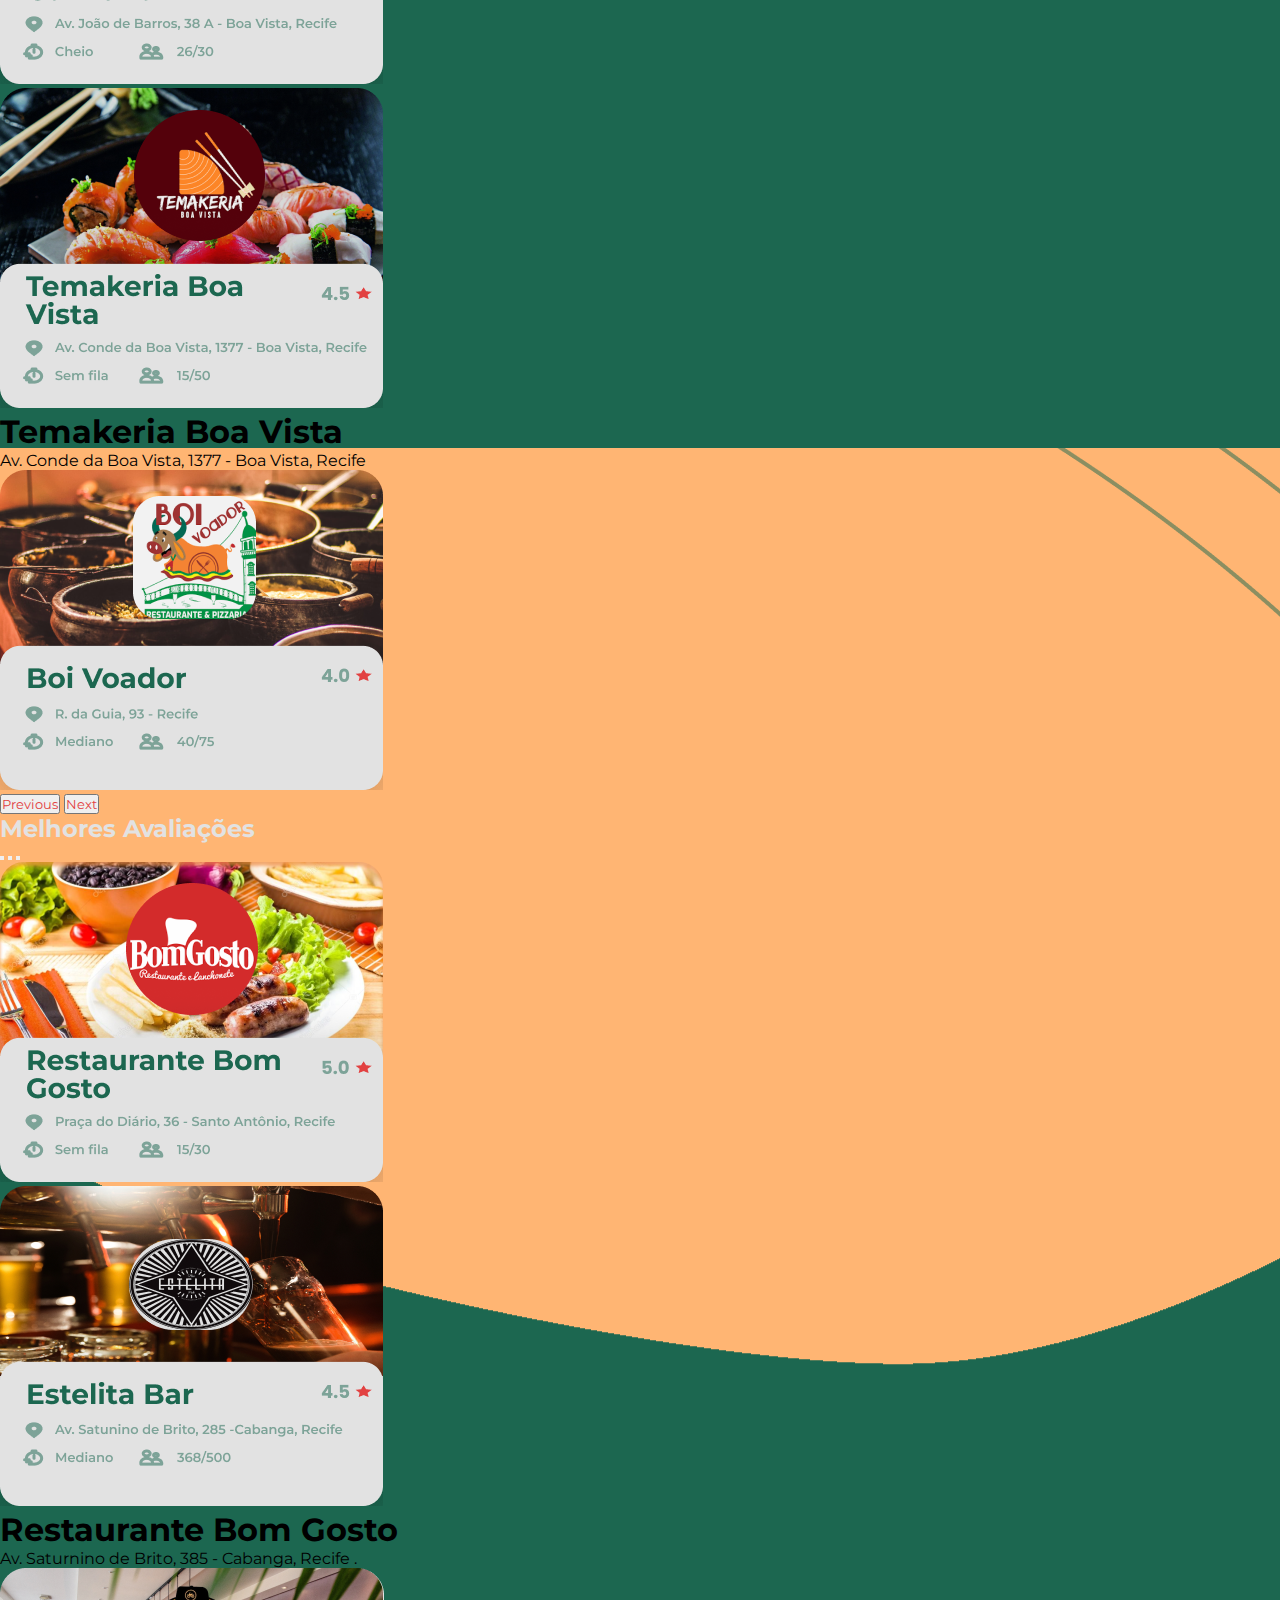
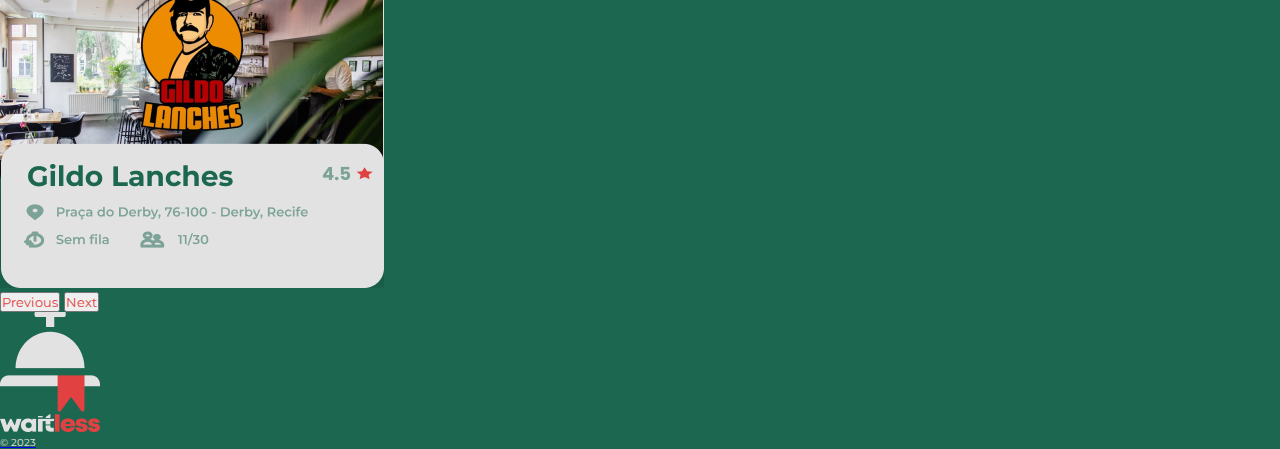
<file: principalcliente.html>
<!DOCTYPE html>
<html lang="en">
<head>
    <meta charset="UTF-8">
    <meta http-equiv="X-UA-Compatible" content="IE=edge">
    <meta name="viewport" content="width=device-width, initial-scale=1.0">
    <link rel="stylesheet" href="assets/css/main.css">
    <link rel="preconnect" href="https://fonts.googleapis.com">
    <link rel="preconnect" href="https://fonts.gstatic.com" crossorigin>
    <link href="https://fonts.googleapis.com/css2?family=Montserrat:wght@800;900&display=swap" rel="stylesheet">
    <link href="https://cdn.jsdelivr.net/npm/bootstrap@5.3.0-alpha2/dist/css/bootstrap.min.css" rel="stylesheet" integrity="sha384-aFq/bzH65dt+w6FI2ooMVUpc+21e0SRygnTpmBvdBgSdnuTN7QbdgL+OapgHtvPp" crossorigin="anonymous">
    <link rel="stylesheet" href="assets/css/restaurantes.css">
    <title>Restaurantes</title>
</head>
<body>
    
    <nav class="navbar navbar-expand-lg navbar-light " style="background-color:#1C6750 ;">
        <a class="navbar-brand" href="index.html"><img src="assets/images/logo.png" alt="logo WaitLess"></a>
        <span>WaitLess</span>
        <button class="navbar-toggler" type="button" data-bs-toggle="collapse" data-bs-target="#navbarNavAltMarkup" aria-controls="navbarNavAltMarkup" aria-expanded="false" aria-label="Toggle navigation">
          <span class="navbar-toggler-icon"></span>
        </button>
        <div class="collapse navbar-collapse" id="navbarNavAltMarkup">
          <div class="navbar-nav">
            
            <a   class="nav-item nav-link " style="color: #E2E2E2; font-size: 20px" href="bemvindo.html">Cadastrar</a>
            <a   class="nav-item nav-link " style="color: #E2E2E2; font-size: 20px " href="FazerLogin.html">Login</a>
         
          </div>
        </div>
    </nav>

      <center><p class="topo">Encontre seu <br> restaurante preferido</p></center>
      <center><div class="pesquisar">
        <input type="text"  >
        <svg xmlns="http://www.w3.org/2000/svg" width="16" height="16" fill="currentColor" class="bi bi-search" viewBox="0 0 16 16">
            <path d="M11.742 10.344a6.5 6.5 0 1 0-1.397 1.398h-.001c.03.04.062.078.098.115l3.85 3.85a1 1 0 0 0 1.415-1.414l-3.85-3.85a1.007 1.007 0 0 0-.115-.1zM12 6.5a5.5 5.5 0 1 1-11 0 5.5 5.5 0 0 1 11 0z"/>
        </svg>
       
      </div></center>

      <div class="container">
        <h2  id="car" class="py-3 text-center mt-5">Recomendados</h2>
            <div class="row py-3">
                <div class="col">
                    <div id="carouselExampleCaptions" class="carousel slide" data-bs-ride="carousel">
                        <div class="carousel-indicators">
                            <button type="button" data-bs-target="#carouselExampleCaptions" data-bs-slide-to="0" class="active" aria-current="true" aria-label="Slide 1"></button>
                            <button type="button" data-bs-target="#carouselExampleCaptions" data-bs-slide-to="1" aria-label="Slide 2"></button>
                            <button type="button" data-bs-target="#carouselExampleCaptions" data-bs-slide-to="2" aria-label="Slide 3"></button>
                        </div>
                        <div class="carousel-inner">
                            <div class="carousel-item active">
                                <a href="clienteloja.html"><img src="assets/images/carrosel/atlantico.webp" class="d-block w-100" alt=".Pizzaria Atlantico"></a>
                               
                            </div>
                            <div class="carousel-item"> 
                                <a href="#"><img src="assets/images/carrosel/estela.webp" class="d-block w-100" alt="bar estelita"></a>
                               
                            </div>
                            <div class="carousel-item">
                                <a href="#"><img src="assets/images/carrosel/gil.webp" class="d-block w-100" alt="Gil do Lanche"></a>
                                
                               
                            </div> 
                        </div>
                        <button class="carousel-control-prev" type="button" data-bs-target="#carouselExampleCaptions" data-bs-slide="prev">
                            <span class="carousel-control-prev-icon" aria-hidden="true"></span>
                            <span class="visually-hidden">Previous</span>
                        </button>
                        <button class="carousel-control-next" type="button" data-bs-target="#carouselExampleCaptions" data-bs-slide="next">
                            <span class="carousel-control-next-icon" aria-hidden="true"></span>
                            <span class="visually-hidden">Next</span>
                        </button>
                    </div>
                    
                
                
              
                </div>
            
            </div> 



            <div class="container">
                <h2 id="car" class="py-3 text-center mt-5">Mais Proximos</h2>
                <div class="row py-3">
                    <div class="col">
                        <div id="carousel" class="carousel slide" data-bs-ride="carousel">
                            <div class="carousel-indicators">
                                <button type="button" data-bs-target="#carousel" data-bs-slide-to="0" class="active" aria-current="true" aria-label="Slide 1"></button>
                                <button type="button" data-bs-target="#carousel" data-bs-slide-to="1" aria-label="Slide 2"></button>
                                <button type="button" data-bs-target="#carousel" data-bs-slide-to="2" aria-label="Slide 3"></button>
                            </div>
                            <div class="carousel-inner">
                                <div class="carousel-item active">
                                    <img src="assets/images/carrosel/joao.webp" class="d-block w-100" alt="...">
                                    
                                </div>
                                <div class="carousel-item"> 
                                    <img src="assets/images/carrosel/temakeria.webp" class="d-block w-100" alt="...">
                                    <div class="carousel-caption d-none d-md-block">
                                        <h1>Temakeria Boa Vista</h1>
                                        <p> Av. Conde da Boa Vista, 1377 - Boa Vista, Recife</p>
                                    </div>
                                </div>
                                <div class="carousel-item">
                                    <a href="#"><img src="assets/images/carrosel/boi.webp" class="d-block w-100" alt="Gil Lanches"></a>
                                </div> 
                            </div>
                            <button class="carousel-control-prev" type="button" data-bs-target="#carousel" data-bs-slide="prev">
                                <span class="carousel-control-prev-icon" aria-hidden="true"></span>
                                <span class="visually-hidden">Previous</span>
                            </button>
                            <button class="carousel-control-next" type="button" data-bs-target="#carousel" data-bs-slide="next">
                                <span class="carousel-control-next-icon" aria-hidden="true"></span>
                                <span class="visually-hidden">Next</span>
                            </button>
                        </div>
                    
                    
                    
                
                    </div>
                
            </div> 

           
       </div>
        <div class="container">
            <h2 id="car" class="py-3 text-center mt-5">Melhores Avaliações</h2>
            <div class="row py-3">
                <div class="col">
                    <div id="carouselExample" class="carousel slide" data-bs-ride="carousel">
                        <div class="carousel-indicators">
                            <button type="button" data-bs-target="#carouselExample" data-bs-slide-to="0" class="active" aria-current="true" aria-label="Slide 1"></button>
                            <button type="button" data-bs-target="#carouselExample" data-bs-slide-to="1" aria-label="Slide 2"></button>
                            <button type="button" data-bs-target="#carouselExample" data-bs-slide-to="2" aria-label="Slide 3"></button>
                        </div>
                        <div class="carousel-inner">
                            <div class="carousel-item active">
                                <a href="#"><img src="assets/images/carrosel/bom.webp" class="d-block w-100" alt=".Pizzaria Atlantico"></a>
                            </div>
                            <div class="carousel-item"> 
                                <img src="assets/images/carrosel/estela.webp" class="d-block w-100" alt="estelitar bar">
                                <div class="carousel-caption d-none d-md-block">
                                    <h1>Restaurante Bom Gosto</h1>
                                    <p> Av. Saturnino de Brito, 385 - Cabanga, Recife .</p>
                                </div>
                            </div>
                            <div class="carousel-item">
                                <a href="#"><img src="assets/images/carrosel/gil.webp" class="d-block w-100" alt="Gil do Lanche"></a>
                            </div> 
                        </div>
                        <button class="carousel-control-prev" type="button" data-bs-target="#carouselExample" data-bs-slide="prev">
                            <span class="carousel-control-prev-icon" aria-hidden="true"></span>
                            <span class="visually-hidden">Previous</span>
                        </button>
                        <button class="carousel-control-next" type="button" data-bs-target="#carouselExample" data-bs-slide="next">
                            <span class="carousel-control-next-icon" aria-hidden="true"></span>
                            <span class="visually-hidden">Next</span>
                        </button>
                    </div>
                
                
                
            
                </div>
            </div>

            <footer class="row row-cols-1 row-cols-sm-2 row-cols-md-5 py-5 my-5 border-top">
                <div class="col mb-3">
                  <a href="/" class="d-flex align-items-center mb-3 link-dark text-decoration-none">
                    <img src="assets/images/carrosel/logo.webp" alt="Logo">
                    <p id="cop">© 2023</p>
                  </a>
  
    
                </div>
            
            
        </div> 

            

      </div>
      <script src="https://cdn.jsdelivr.net/npm/bootstrap@5.3.0-alpha2/dist/js/bootstrap.bundle.min.js" integrity="sha384-qKXV1j0HvMUeCBQ+QVp7JcfGl760yU08IQ+GpUo5hlbpg51QRiuqHAJz8+BrxE/N" crossorigin="anonymous"></script>
      <script src="https://cdn.jsdelivr.net/npm/@popperjs/core@2.11.6/dist/umd/popper.min.js" integrity="sha384-oBqDVmMz9ATKxIep9tiCxS/Z9fNfEXiDAYTujMAeBAsjFuCZSmKbSSUnQlmh/jp3" crossorigin="anonymous"></script>
      <script src="https://cdn.jsdelivr.net/npm/bootstrap@5.3.0-alpha2/dist/js/bootstrap.min.js" integrity="sha384-heAjqF+bCxXpCWLa6Zhcp4fu20XoNIA98ecBC1YkdXhszjoejr5y9Q77hIrv8R9i" crossorigin="anonymous"></script>  
</body>
</html>
</file>
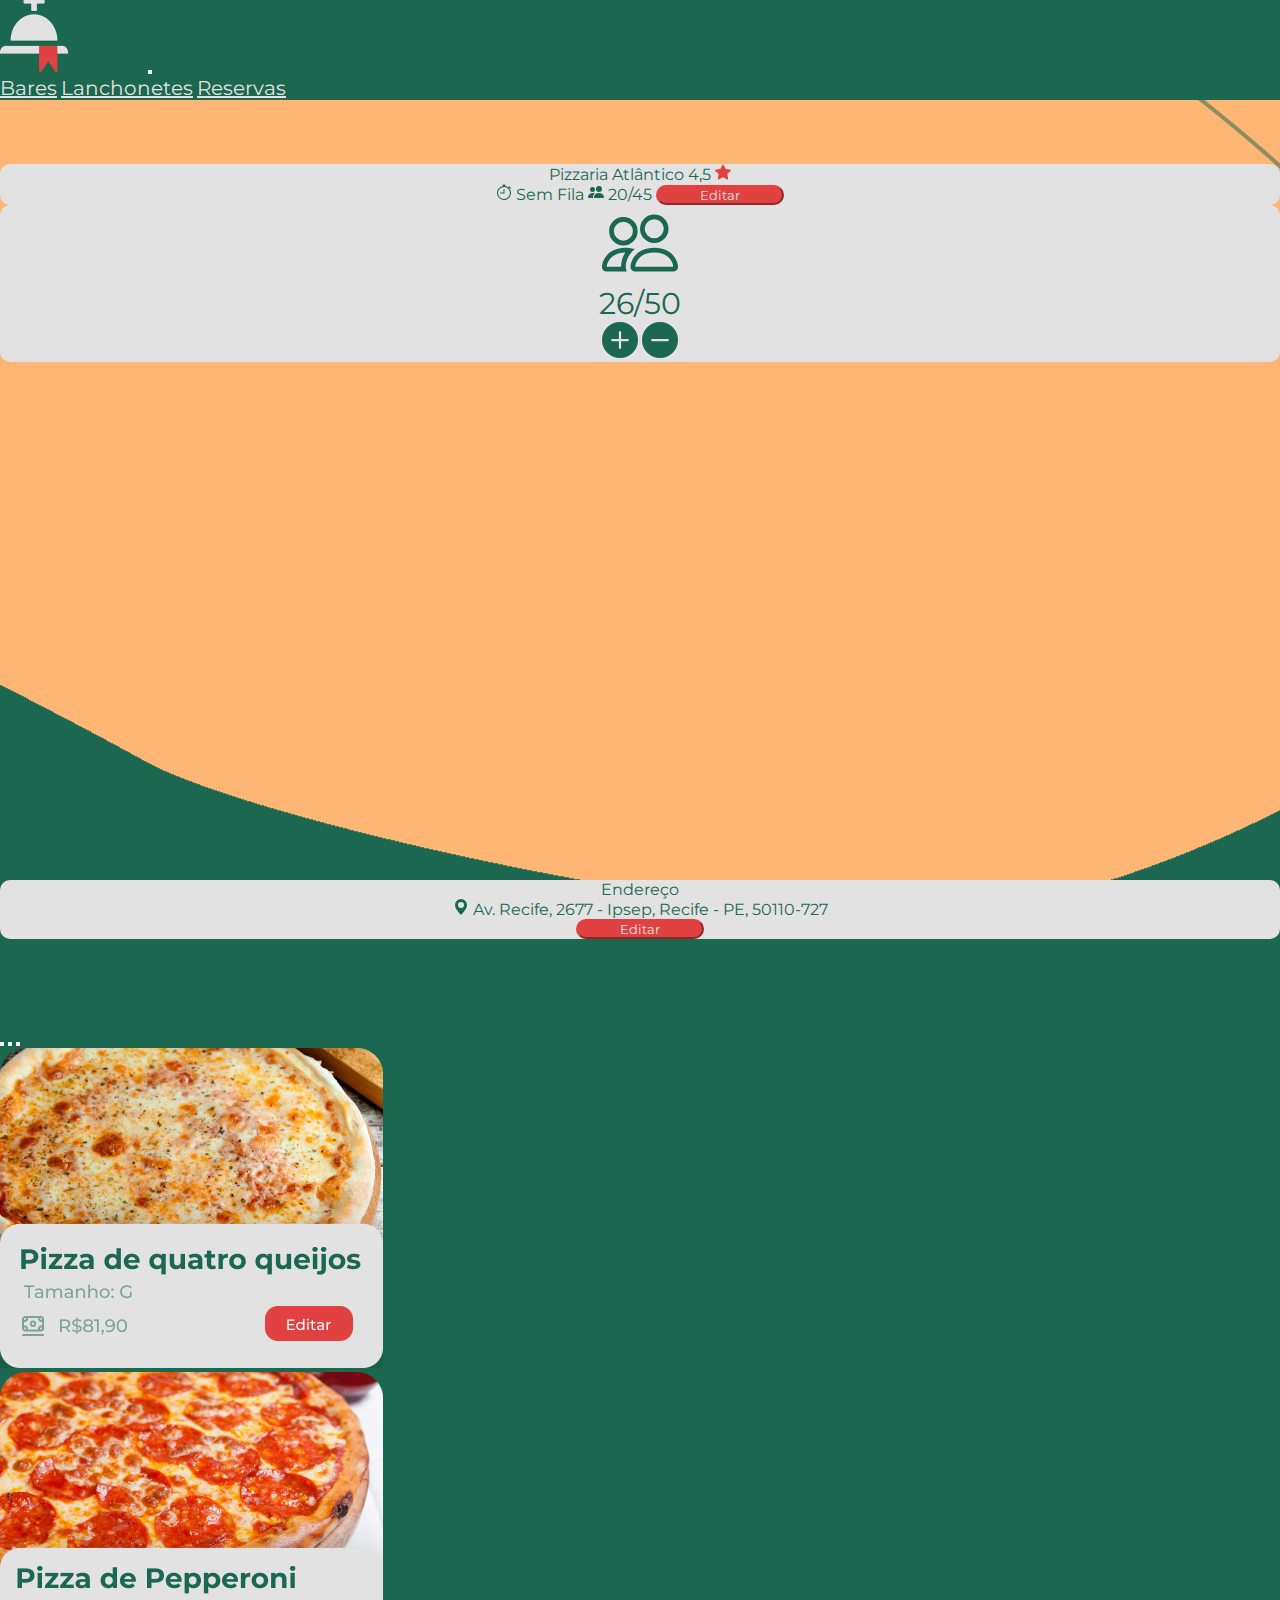
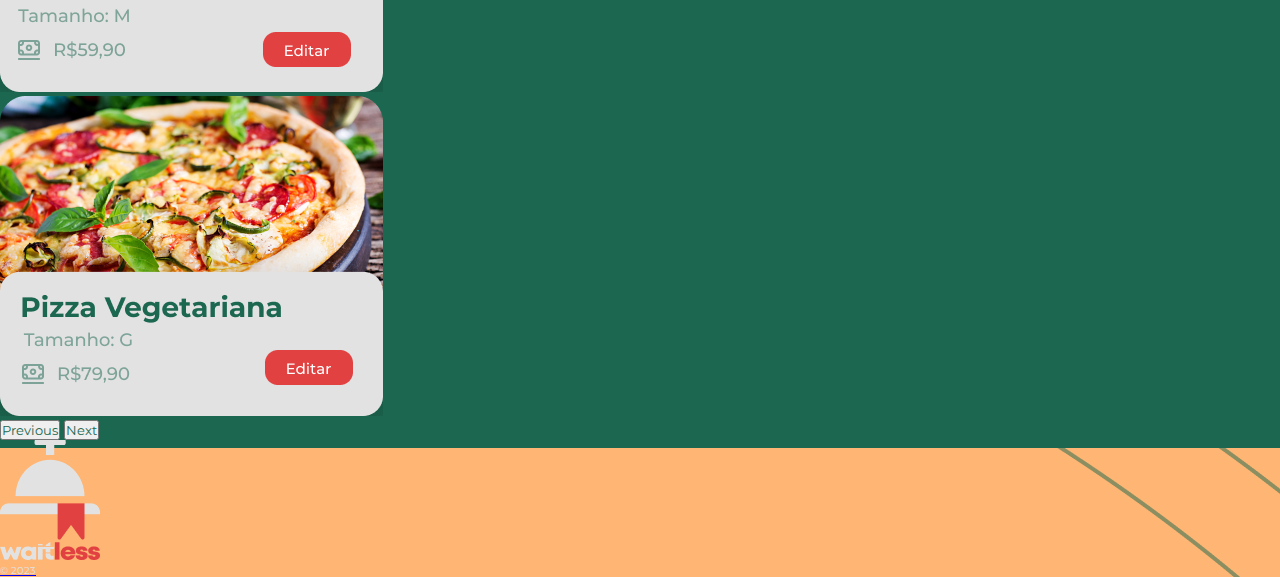
<file: principalemp.html>
<!DOCTYPE html>
<html lang="en">
<head>
    <meta charset="UTF-8">
    <meta http-equiv="X-UA-Compatible" content="IE=edge">
    <meta name="viewport" content="width=device-width, initial-scale=1.0">
    <link rel="stylesheet" href="assets/css/main.css">
    <link rel="preconnect" href="https://fonts.googleapis.com">
    <link rel="preconnect" href="https://fonts.gstatic.com" crossorigin>
    <link href="https://fonts.googleapis.com/css2?family=Montserrat:wght@800;900&display=swap" rel="stylesheet">
    <link href="https://cdn.jsdelivr.net/npm/bootstrap@5.3.0-alpha2/dist/css/bootstrap.min.css" rel="stylesheet" integrity="sha384-aFq/bzH65dt+w6FI2ooMVUpc+21e0SRygnTpmBvdBgSdnuTN7QbdgL+OapgHtvPp" crossorigin="anonymous">
    <link rel="stylesheet" href="assets/css/cardapio.css">
    <title>Restaurantes</title>
</head>
<body>
    
    <nav class="navbar navbar-expand-lg navbar-light " style="background-color:#1C6750 ;">
        <a class="navbar-brand" href="index.html"><img src="assets/images/logo.png" alt=""></a>
        <span>WaitLess</span>
        <button class="navbar-toggler" type="button" data-bs-toggle="collapse" data-bs-target="#navbarNavAltMarkup" aria-controls="navbarNavAltMarkup" aria-expanded="false" aria-label="Toggle navigation">
          <span class="navbar-toggler-icon"></span>
        </button>
        <div class="collapse navbar-collapse" id="navbarNavAltMarkup">
          <div class="navbar-nav">
            
            <a class="nav-item nav-link " style="color: #E2E2E2; font-size: 20px" href="#">Bares</a>
            <a class="nav-item nav-link " style="color: #E2E2E2; font-size: 20px" href="#">Lanchonetes</a>
            <a   class="nav-item nav-link " style="color: #E2E2E2; font-size: 20px" href="">Reservas</a>
         
           
          </div>
        </div>
      </nav>
      <div class="container">

        <div   id="b1" class="row">
            <div class="col-6">
              <div  class="banner">
                <center><p > <span>Pizzaria Atlântico</span> 4,5
                  <svg xmlns="http://www.w3.org/2000/svg" id="star" width="16" height="16" fill="currentColor" class="bi bi-star-fill" viewBox="0 0 16 16">
                    <path d="M3.612 15.443c-.386.198-.824-.149-.746-.592l.83-4.73L.173 6.765c-.329-.314-.158-.888.283-.95l4.898-.696L7.538.792c.197-.39.73-.39.927 0l2.184 4.327 4.898.696c.441.062.612.636.282.95l-3.522 3.356.83 4.73c.078.443-.36.79-.746.592L8 13.187l-4.389 2.256z"/>
                  </svg>
                
                  <br>
                
                  <p>
                    <svg xmlns="http://www.w3.org/2000/svg" width="16" height="16" fill="currentColor" class="bi bi-stopwatch" viewBox="0 0 16 16">
                      <path d="M8.5 5.6a.5.5 0 1 0-1 0v2.9h-3a.5.5 0 0 0 0 1H8a.5.5 0 0 0 .5-.5V5.6z"/>
                      <path d="M6.5 1A.5.5 0 0 1 7 .5h2a.5.5 0 0 1 0 1v.57c1.36.196 2.594.78 3.584 1.64a.715.715 0 0 1 .012-.013l.354-.354-.354-.353a.5.5 0 0 1 .707-.708l1.414 1.415a.5.5 0 1 1-.707.707l-.353-.354-.354.354a.512.512 0 0 1-.013.012A7 7 0 1 1 7 2.071V1.5a.5.5 0 0 1-.5-.5zM8 3a6 6 0 1 0 .001 12A6 6 0 0 0 8 3z"/>
                    </svg>
                    Sem Fila
  
                    <svg xmlns="http://www.w3.org/2000/svg" width="16" height="16" fill="currentColor" class="bi bi-people-fill" viewBox="0 0 16 16">
                      <path d="M7 14s-1 0-1-1 1-4 5-4 5 3 5 4-1 1-1 1H7Zm4-6a3 3 0 1 0 0-6 3 3 0 0 0 0 6Zm-5.784 6A2.238 2.238 0 0 1 5 13c0-1.355.68-2.75 1.936-3.72A6.325 6.325 0 0 0 5 9c-4 0-5 3-5 4s1 1 1 1h4.216ZM4.5 8a2.5 2.5 0 1 0 0-5 2.5 2.5 0 0 0 0 5Z"/>
                    </svg>
                    20/45
  
                    <button id="btn-a" class="ver-mais">Editar</button>
                  </p>
  
                </p></center>
              </div>
            </div>

            <div class="col-6">
                <div  class="banner">
                    <center>

                        <svg xmlns="http://www.w3.org/2000/svg" width="76" height="76" fill="currentColor" class="bi bi-people" viewBox="0 0 16 16">
                            <path d="M15 14s1 0 1-1-1-4-5-4-5 3-5 4 1 1 1 1h8Zm-7.978-1A.261.261 0 0 1 7 12.996c.001-.264.167-1.03.76-1.72C8.312 10.629 9.282 10 11 10c1.717 0 2.687.63 3.24 1.276.593.69.758 1.457.76 1.72l-.008.002a.274.274 0 0 1-.014.002H7.022ZM11 7a2 2 0 1 0 0-4 2 2 0 0 0 0 4Zm3-2a3 3 0 1 1-6 0 3 3 0 0 1 6 0ZM6.936 9.28a5.88 5.88 0 0 0-1.23-.247A7.35 7.35 0 0 0 5 9c-4 0-5 3-5 4 0 .667.333 1 1 1h4.216A2.238 2.238 0 0 1 5 13c0-1.01.377-2.042 1.09-2.904.243-.294.526-.569.846-.816ZM4.92 10A5.493 5.493 0 0 0 4 13H1c0-.26.164-1.03.76-1.724.545-.636 1.492-1.256 3.16-1.275ZM1.5 5.5a3 3 0 1 1 6 0 3 3 0 0 1-6 0Zm3-2a2 2 0 1 0 0 4 2 2 0 0 0 0-4Z"/>
                        </svg>

                        <P style="font-size: 30px;">26/50</P>

                        <svg xmlns="http://www.w3.org/2000/svg" width="36" height="36" fill="currentColor" class="bi bi-plus-circle-fill" viewBox="0 0 16 16">
                            <path d="M16 8A8 8 0 1 1 0 8a8 8 0 0 1 16 0zM8.5 4.5a.5.5 0 0 0-1 0v3h-3a.5.5 0 0 0 0 1h3v3a.5.5 0 0 0 1 0v-3h3a.5.5 0 0 0 0-1h-3v-3z"/>
                        </svg>

                        <svg xmlns="http://www.w3.org/2000/svg" width="36" height="36" fill="currentColor" class="bi bi-dash-circle-fill" viewBox="0 0 16 16">
                            <path d="M16 8A8 8 0 1 1 0 8a8 8 0 0 1 16 0zM4.5 7.5a.5.5 0 0 0 0 1h7a.5.5 0 0 0 0-1h-7z"/>
                        </svg>


                    
                
                    </center>
              
                </div>
              </div>
           
            </div>

            
        <div id="b3" class="embed-responsive embed-responsive-1by1">
            <iframe  class="embed-responsive-item" src="https://www.google.com/maps/embed?pb=!1m14!1m8!1m3!1d15799.6193929775!2d-34.9263442!3d-8.1111707!3m2!1i1024!2i768!4f13.1!3m3!1m2!1s0x7ab1e9543705bd5%3A0xd12dc3c3931b311d!2sRestaurante%20e%20Pizzaria%20Atl%C3%A2ntico!5e0!3m2!1spt-BR!2sbr!4v1680889686167!5m2!1spt-BR!2sbr" width="100%" height="450vh" style="border:0;" allowfullscreen="" loading="lazy" referrerpolicy="no-referrer-when-downgrade"></iframe>
            <div class="row">
                <div class="col-12">
                  <div class="banner">
                    <center><p > <span>Endereço</span>
                        <p>
                            <p>  
                              <svg xmlns="http://www.w3.org/2000/svg" width="16" height="16" fill="currentColor" class="bi bi-geo-alt-fill" viewBox="0 0 16 16">
                                <path d="M8 16s6-5.686 6-10A6 6 0 0 0 2 6c0 4.314 6 10 6 10zm0-7a3 3 0 1 1 0-6 3 3 0 0 1 0 6z"/>
                              </svg>
                             
                                Av. Recife, 2677 - Ipsep, Recife - PE, 50110-727</p>
                          
                            
                            <button id="btn-a" class="ver-mais">Editar</button>
          
                            
                          </p>
                    
                      
                    </p></center>
                  </div>
                </div>
        </div>
    

      </div>

      <div class="container">
        <div id="carouselExampleCaptions" class="carousel slide" data-bs-ride="carousel">
          <div class="carousel-indicators">
              <button type="button" data-bs-target="#carouselExampleCaptions" data-bs-slide-to="0" class="active" aria-current="true" aria-label="Slide 1"></button>
              <button type="button" data-bs-target="#carouselExampleCaptions" data-bs-slide-to="1" aria-label="Slide 2"></button>
              <button type="button" data-bs-target="#carouselExampleCaptions" data-bs-slide-to="2" aria-label="Slide 3"></button>
          </div>
          <div class="carousel-inner">
              <div class="carousel-item active">
                  <a href="clienteloja.html"><img src="assets/images/carrosel/queroemp.webp" class="d-block w-100" alt=".Pizzaria Atlantico"></a>
                 
              </div>
              <div class="carousel-item"> 
                  <a href="#"><img src="assets/images/carrosel/pepemp.png" class="d-block w-100" alt="bar estelita"></a>
                 
              </div>
              <div class="carousel-item">
                  <a href="#"><img src="assets/images/carrosel/vegetalemp.webp" class="d-block w-100" alt="Gil do Lanche"></a>
                  
                 
              </div> 
          </div>
          <button class="carousel-control-prev" type="button" data-bs-target="#carouselExampleCaptions" data-bs-slide="prev">
              <span class="carousel-control-prev-icon" aria-hidden="true"></span>
              <span class="visually-hidden">Previous</span>
          </button>
          <button class="carousel-control-next" type="button" data-bs-target="#carouselExampleCaptions" data-bs-slide="next">
              <span class="carousel-control-next-icon" aria-hidden="true"></span>
              <span class="visually-hidden">Next</span>
          </button>
      </div>
        
  </div>
        </div>
        

        
            
      

       

      
            
            <footer class="row row-cols-1 row-cols-sm-2 row-cols-md-5 py-5 my-5 border-top">
              <div class="col mb-3">
                <a href="/" class="d-flex align-items-center mb-3 link-dark text-decoration-none">
                  <img src="assets/images/carrosel/logo.webp" alt="Logo">
                  <p id="cop">© 2023</p>
                </a>

  
              </div>
          
          
              </div>
          
            
            </footer>
        
         
      </div>

     

     
         
        


      </div>
      <script src="https://cdn.jsdelivr.net/npm/bootstrap@5.3.0-alpha2/dist/js/bootstrap.bundle.min.js" integrity="sha384-qKXV1j0HvMUeCBQ+QVp7JcfGl760yU08IQ+GpUo5hlbpg51QRiuqHAJz8+BrxE/N" crossorigin="anonymous"></script>
      <script src="https://cdn.jsdelivr.net/npm/@popperjs/core@2.11.6/dist/umd/popper.min.js" integrity="sha384-oBqDVmMz9ATKxIep9tiCxS/Z9fNfEXiDAYTujMAeBAsjFuCZSmKbSSUnQlmh/jp3" crossorigin="anonymous"></script>
      <script src="https://cdn.jsdelivr.net/npm/bootstrap@5.3.0-alpha2/dist/js/bootstrap.min.js" integrity="sha384-heAjqF+bCxXpCWLa6Zhcp4fu20XoNIA98ecBC1YkdXhszjoejr5y9Q77hIrv8R9i" crossorigin="anonymous"></script>  
</body>
</html>
</file>
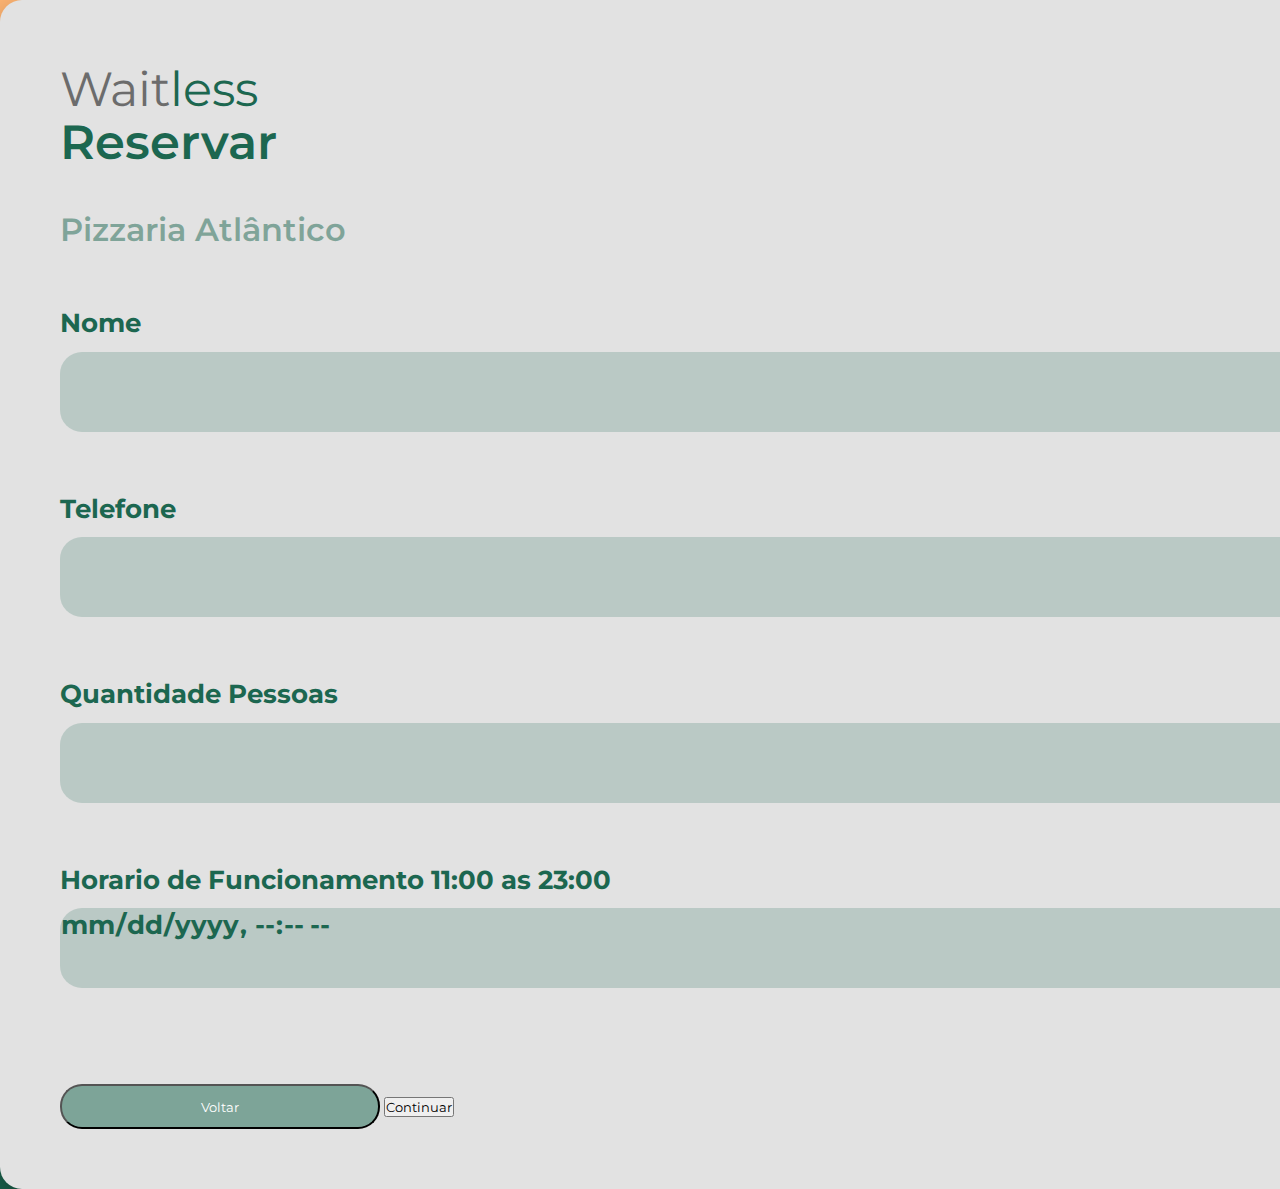
<file: reservar.html>
<!DOCTYPE html>
<html lang="en">
<head>
    <meta charset="UTF-8">
    <meta http-equiv="X-UA-Compatible" content="IE=edge">
    <meta name="viewport" content="width=device-width, initial-scale=1.0">
    <link rel="stylesheet" href="assets/css/empresa3.css">
    <link rel="preconnect" href="https://fonts.googleapis.com">
    <link rel="preconnect" href="https://fonts.gstatic.com" crossorigin>
    <link href="https://fonts.googleapis.com/css2?family=Montserrat:wght@800;900&display=swap" rel="stylesheet">
    <link href="https://cdn.jsdelivr.net/npm/bootstrap@5.3.0-alpha2/dist/css/bootstrap.min.css" rel="stylesheet" integrity="sha384-aFq/bzH65dt+w6FI2ooMVUpc+21e0SRygnTpmBvdBgSdnuTN7QbdgL+OapgHtvPp" crossorigin="anonymous">
    <script src="https://cdn.jsdelivr.net/npm/bootstrap@5.3.0-alpha2/dist/js/bootstrap.bundle.min.js" integrity="sha384-qKXV1j0HvMUeCBQ+QVp7JcfGl760yU08IQ+GpUo5hlbpg51QRiuqHAJz8+BrxE/N" crossorigin="anonymous"></script>
    
    <title>Cadastro Empresa</title>
</head>
<body>
    <div class="container">
        <div class="row">
            <div class="col-12 col-md-8"> 
                <p id="wait">Wait<span>less</span></p>
                <p id="personalize-empresa">Reservar</p>
                <p id="contenos">Pizzaria Atlântico</p>
                
                <form action="">
                    
               
                    <label  id="cidadelabel" for="">Nome</label>
                    <input type="text" id="cidade" name="cidade" required="required">
                    <label  id="numerolabel" for="">Telefone</label>
                    <input type="tel" id="numero" name="numero" required="required">
                  
                    <label  id="bairrolabel" for="">Quantidade Pessoas</label>
                    <input type="number"  id="qtd" name="qtd" >

                 

                    <label for="party">
                        Horario de Funcionamento 11:00 as 23:00
                      </label>
                      <input
                        id="party"
                        type="datetime-local"
                        name="partydate"
                        min="2023-04-12T11:00"
                        max="2023-04-30T23:00"
                        required />
                      <span class="validity"></span>
                    </div>

                    <div class="resultado">

                    </div>
                    
                 

                    <button type="button"  id="voltar-empresa3">Voltar</button>
                    <button type="submit" id="continuar-3">Continuar</button>

                </form>


            </div>

        </div>        

    </div>

    <script src="assets/js/reserva.js"></script>
    <script src="assets/js/camponumerico.js"></script>
    <script src="assets/js/empresa3.js"></script>
    
</body>
</html>
</file>
<file: assets/css/main.css>
*{
  margin: 0;
  padding: 0;
  font-family: 'Montserrat';

}

body{
  background-image: url(/assets/images/fundo.png);
  
  
  
}

.container{
  margin: 0;
  padding: 0;
}

#cop{
  color: #E2E2E2;
  font-size: 10px;
}

.a-footer{
  color: #E2E2E2;
  text-decoration:none;
  font-size: 10px;
}
li{
  font-size: 20px;
  color: #E2E2E2;
}
 

.nav-item {
  color: #E2E2E2;
}
#naoespere{
  font-size: 30px;
  margin-top: 5%;
  color: #E2E2E2;
}



span{
  color: #E24141;
}

.ver-mais{
  color: #E24141;

  border-color: #E24141;
  border-radius: 10px;
  width: 12%;
}

#btn{
  color: #E2E2E2;
  margin-left: 60%;
  background-color: #E24141;
  border-radius: 10px;
  height: 2.5em;
  width: 8em;
  margin-bottom: 3%;

}


.card-body{
  border-radius: 20px;
}



.card-text{
  color: #1C6750;
}

svg{
  color: #E24141;
}
#logomeio{
  width: 100px;
  height: 100px;
  margin-top: 5%;
  
}

#pnossos{
  color: #E7B089;
  font-size: 25px;
}


.banner{
  background-color: #E2E2E2;
  width: 100%;
  height: 100%;
  border-radius: 10px;
}

#sobre-nos{
  margin-top: 10%;
  justify-content: center;
  text-align: center;
  font-size: 5px;

}

.p-footer p{
 text-align: center;
 justify-items: center;
 align-items: center;
 text-align: justify;
 color: #E2E2E2;
 font-size: 16px;
 
 
}

footer{
  color: #E2E2E2;
}
@media (max-width: 1200px){
    .ver-mais{width: 20%;
    }

}


@media (max-width: 767px)
{
  .card{
    margin: 1%;
    margin-top: 5%;
    
    
  }

  .ver-mais{
    width: 50%;
  }
  
}

@media (max-width: 575px)
{
 

  #pnossos{
    color: #E2E2E2;
  }

  .ver-mais{
    width: 50%;
    
  }

  #btn-a{
    margin-top: 13%;
  }
  #sobre-nos{
    margin-top: 5%;
  }

  .p-footer{
    font-size: 25px;
  }
  
}
</file>
<file: assets/css/bemvindo.css>
*{
    font-family: 'Montserrat';
}
body{
    background-image: url(/assets/images/fundo.png);
}

.barra{
    display: inline-flex;
  
  }
  #one{
    width: 69.14px;
    height: 11px;
    background: #1C6750;
    border-radius: 19px;
  }
  
  #two{
    position: relative;
    width: 69.14px;
    height: 11px;
    left: 8px;
    background:rgba(28, 103, 80, 0.2); ;
    border-radius: 19px;
  }
  
  #three{
    position: relative;
    width: 69.14px;
    height: 11px;
    left: 16px;
    background: rgba(28, 103, 80, 0.2);
    border-radius: 19px;
  }

.waitless{
    position: absolute;
    font-family: 'Montserrat';
    font-style: normal;
    color: #6C6C6C;
}

.linhas{
    position: relative;
    display: flex;
    flex-direction: row;
    flex-wrap: wrap;
    justify-content: center;
}

#text-cliente{
    font-family: 'Montserrat';
    font-size: 25px;
    color: #E2E2E2;
    justify-items: center;
    align-items: center;
    justify-content: center;
    text-justify: center;
}



#text-empresa{
    
        font-family: 'Montserrat';
        font-size: 25px;
        color: #E2E2E2;
        justify-items: center;
        align-items: center;
        justify-content: center;
        text-justify: center;
    
    
}




.empresa{
    display: flex;
    flex-direction: row;
    width: 90%;
    max-width: 600px;
    background: rgba(28, 103, 80, 0.2);
    border-radius: 25px;
    margin: 20px 0;
    align-items: center;
    justify-content: center;
}

.cliente{
    display: flex;
    flex-direction: row;
    width: 90%;
    max-width: 600px;
    background: rgba(28, 103, 80, 0.2);
    border-radius: 25px;
    margin: 20px 0;
    align-items: center;
    justify-content: center;
}

.comecar{
    position: relative;
    font-family: 'Montserrat';
    font-style: normal;
    font-weight: 600;
    font-size: 30px;
    line-height: 100%;
    display: flex;
    align-items: center;
    color: rgba(28, 103, 80, 0.51);
    text-align: center;
    margin-top: 40px;
}

.bemvindo{
    position: relative;
    font-family: 'Montserrat';
    font-style: italic;
    font-weight: 800;
    font-size: 45px;
    line-height: 100%;
    display: flex;
    color: #1C6750;
    text-align: center;
    margin-top: 30px;
}






.container{
    position: relative;
    width: 90%;
    max-width: 800px;
    margin: 3% auto;
    padding: 30px;
    background: #E2E2E2;
    box-shadow: 4px 17px 41px rgba(0, 0, 0, 0.45);
    border-radius: 22px;
    height: 110vh;
}

@media (max-width: 768px) {
  .container {
    width: 100%;
    margin: 10% auto;
    padding: 20px;
    border: none;
    box-shadow: none;
    margin-top: 0;
  }
}

.prosseguir{
    background-color: #1C6750;
    color: #E2E2E2;
    border-radius: 10px;
    justify-content: center;
    width: 40%;
    height: 6%;
    margin-top: 10%;
   
}
.selected {
    background-color: #1C6750;
    color: #E2E2E2;
   
}


@media only screen and (max-width: 768px) {
    .prosseguir {
        width: 30%;
        height: 4%;
        margin-top: 0;
    }
}

@media only screen and (max-width: 576px) {
    .prosseguir {
        width: 50%;
        height: 4%;     
        margin-top: 0;
    }
}
</file>
<file: assets/css/cliente2.css>
*{
    margin: 0;
    padding: 0;
    font-family: 'Montserrat';
}

body{
  background-image: url(/assets/images/fundo.png);
}
.container {
  position: relative;
  width: 100%;
  max-width: 1440px;
  margin: 0 auto;
  height: 100%;
  background: #E2E2E2;
  box-shadow: 4px 17px 41px rgba(0, 0, 0, 0.45);
  border-radius: 22px;
  padding: 60px;
}

#wait{
    font-size: 44px;
    color: #6C6C6C;
    font-weight: 700px;
}
span{
    color:#1C6750
}

#informacao-cliente {
    font-style: italic;
    font-weight: 800;
    font-size: 45px;
    line-height: 100%;
    display: flex;
    align-items: center;
    color: #1C6750;
    margin-bottom: 3rem;
}

#contenos {
  font-weight: 600;
  font-size: 30px;
  line-height: 100%;
  display: flex;
  align-items: center;
  color: rgba(28, 103, 80, 0.51);
  margin-bottom: 3rem;
}

.barra{
  display: inline-flex;

}
#one{
  width: 69.14px;
  height: 11px;
  background: rgba(28, 103, 80, 0.2);
  border-radius: 19px;
}

#two{
  position: relative;
  width: 69.14px;
  height: 11px;
  left: 8px;
  background: #1C6750;
  border-radius: 19px;
}

#three{
  position: relative;
  width: 69.14px;
  height: 11px;
  left: 16px;
  background: rgba(28, 103, 80, 0.2);
  border-radius: 19px;
}

input {
  display: flex;
  flex-direction: column;
  width: 100%;
  height: 5rem;
  margin-bottom: 2rem;
  background: #BAC9C5;
  border-radius: 22px;
  font-weight: 700;
  font-size: 1.6rem;
 
  border: none;
  color: #1C6750;
}

label {
  font-weight: 700;
  font-size: 1.6rem;
  line-height: 100%;
  display: block;
  margin-bottom: 1rem;
  color: #1C6750;
  margin-top: 5%;
}

#voltar-cliente2{
    height: 5vh; 
    background: rgba(28, 103, 80, 0.51);
    border-radius: 22px;
    color: #FFFFFF;
    margin-top: 5%;
    width: 25%;
}

#continuar{
    height: 6vh;
    background: #1C6750;
    border-radius: 22px;
    color: #FFFFFF;
    margin-top: 5%;
    width: 35%;
}
</file>
<file: assets/css/cliente3.css>
*{
    margin: 0;
    padding: 0;
    font-family: 'Montserrat';
}

body{
    background-image: url(/assets/images/fundo.png);
}
.container {
  position: relative;
  width: 100%;
  max-width: 1440px;
  margin: 0 auto;
  height: 100%;
  background: #E2E2E2;
  box-shadow: 4px 17px 41px rgba(0, 0, 0, 0.45);
  border-radius: 22px;
  padding: 60px;
}

#wait{
    font-size: 44px;
    color: #6C6C6C;
    font-weight: 700px;
}
span{
    color:#1C6750
}

#informacao-cliente {
    font-style: italic;
    font-weight: 800;
    font-size: 45px;
    line-height: 100%;
    display: flex;
    align-items: center;
    color: #1C6750;
    margin-bottom: 3rem;
}

#contenos {
  font-weight: 600;
  font-size: 30px;
  line-height: 100%;
  display: flex;
  align-items: center;
  color: rgba(28, 103, 80, 0.51);
  margin-bottom: 3rem;
}

.barra{
  display: inline-flex;

}
#one{
  width: 69.14px;
  height: 11px;
  background: rgba(28, 103, 80, 0.2);
  border-radius: 19px;
}

#two{
  position: relative;
  width: 69.14px;
  height: 11px;
  left: 8px;
  background: rgba(28, 103, 80, 0.2);
  border-radius: 19px;
}

#three{
  position: relative;
  width: 69.14px;
  height: 11px;
  left: 16px;
  background: #1C6750;
  border-radius: 19px;
}

input {
  display: flex;
  flex-direction: column;
  width: 100%;
  height: 5rem;
  margin-bottom: 2rem;
  background: #BAC9C5;
  border-radius: 22px;
  font-weight: 700;
  font-size: 1.6rem;
  border: none;
  color: #1C6750;
}

label {
  font-weight: 700;
  font-size: 1.6rem;
  line-height: 100%;
  display: block;
  margin-bottom: 1rem;
  color: #1C6750;
  margin-top: 5%;
}

#voltar-cliente3{
    height: 5vh; 
    background: rgba(28, 103, 80, 0.51);
    border-radius: 22px;
    color: #FFFFFF;
    margin-top: 5%;
    width: 25%;
}

#continuar{
    height: 6vh;
    background: #1C6750;
    border-radius: 22px;
    color: #FFFFFF;
    margin-top: 5%;
    width: 35%;
}
</file>
<file: assets/css/clienteloja.css>
*{
    font-family: 'Montserrat';
  
}

.topo{
    font-size: 50px;
    color: #E2E2E2;
}

input{
    border-color: #E2E2E2;
    color: #E2E2E2;
    width: 60%;
    height: 50px;
    background-color: #E2E2E2;
    border-radius: 10px;
    
    
}

.card-title{
    color: #1C6750;
}



#b3{
    margin-top: 7%;
    margin-bottom: 5%;
    
       
}

#star{
    color: #E24141;
}

.container{
    margin-top: 5%;
}


#btn-a{
    background-color: #E24141;
    color: #E2E2E2;
    margin-top: 0;
    width: 10%;
    
}

p{
    color: #1C6750;
}

span{
    color: #E24141;
}

svg{
    color: #1C6750;
}


.frame{
    width: 100%;
    background-color: #E2E2E2;
    width: 50%;
    height: 100%;
    border-radius: 10px;
    margin-top: 10%;
}

#car{
    color: #E2E2E2;
}


@media (max-width: 575px)
{
 .topo{
    font-size: 30px;
 }

 input{
    width: 90%;
    height: 50px;
    background-color: #E2E2E2;

 }

    #btn-a{
        width: 50%;
        
    }

  
}
</file>
<file: assets/css/fazerlogin.css>
@import url('https://fonts.googleapis.com/css2?family=Montserrat:wght@800;900&display=swap');
*{
    margin: 0;
    padding: 0;
    box-sizing: border-box;
    font-family: 'Montserrat';
    
}




.container{ 
    width: 100vw;
    height: 100vh;
    display: flex;
    flex-direction: row;
    justify-content: center;
    align-items: center;
       
}


label{
    color: #1C6750;
}

h2{
    color: #1C6750;
}

.form-group{
    padding-bottom: 2%;
    
}

.form-group input{
    border-radius: 10px;
    background-color: #E28541;
    opacity: 40%;
    text-align: left;
    
}

input:hover{
    background-color: #E28541;
    opacity: 30%;
    
   
}
body{
    background-image: url(/assets/images/interior-do-restaurante\ 1.png);
    background-repeat: no-repeat;
    background-size: cover;
    font-family: 'Montserrat', sans-serif;
    
}

#cadastro{
    width: 30em;
    border-radius: 22px;
    background-color: #FFF;
    height: 37em;
    
  
   
    
}
.btn{
    border-radius: 10px;
    background-color: #1C6750;
    color: #FFFF;
    margin-top: 5%;
    width: 50%;
    font-family: 'Montserrat';
    
    
}



.form{
    margin-top:20%;
      
}
.pbutton{
    color: #1C6750;
    margin-top: 3%;
    font-size: 0.8em;
}



.btn:hover{
    color: #FFF;
    background-color: #1C6750;
}

#spanrodape{
    color: #E28541;
    text-decoration: none;
}

a{
    text-decoration: none;
}

.g-signin2{
    
    display: flex;
    justify-items: center;
    justify-content: center;
 
    
   
}

.g-signin2,
.g-signin2 .abcRioButton {
    width: 100%;
    height: 100%;
    margin: auto;
 
}


.paragrafo-central{
    color: #1C6750;
    margin-top: 5%;
}

#appleid-signin{
    display:  flex;
    position: static;
 
    margin: 20px auto 0 auto;
    height: 40px;
    width: 70%;
    text-align: center;
   
   
}

@media (max-width: 480px )
{
    #appleid-signin{
       width: 210px;
        
        

    }
    .g-signin2,
    .g-signin2 .abcRioButton {
        width: auto;
        
        
        display: flex;
    
    }
    .g-signin2{
        display: flex;
        width: auto;
    }

    .g-signin2 .abcRioButton {
       
        width: auto;
        display: flex;
    
    }


}

.psenha{
    font-size: 70%;
    text-align: right;
    color: #1C6750;
    margin-top: 10px;
}

.prodape{
    color: #1C6750;
    font-size: 15px;
}
</file>
<file: assets/css/empresa2.css>
*{
    margin: 0;
    padding: 0;
    font-family: 'Montserrat';
}


body{
    background-image: url(/assets/images/fundo.png);
}

.barra{
  display: inline-flex;

}
#one{
  width: 69.14px;
  height: 11px;
  background: rgba(28, 103, 80, 0.2);
  border-radius: 19px;
}

#two{
  position: relative;
  width: 69.14px;
  height: 11px;
  left: 8px;
  background: #1C6750;
  border-radius: 19px;
}

#three{
  position: relative;
  width: 69.14px;
  height: 11px;
  left: 16px;
  background: rgba(28, 103, 80, 0.2);
  border-radius: 19px;
}
    
    

.container {
  position: relative;
  width: 100%;
  max-width: 1440px;
  margin: 0 auto;
  height: 100%;
  background: #E2E2E2;
  box-shadow: 4px 17px 41px rgba(0, 0, 0, 0.45);
  border-radius: 22px;
  padding: 60px;
}

#wait{
    font-size:  3rem; ;
    color: #6C6C6C;
}
span{
    color:#1C6750
}

#personalize-empresa {
    font-family: 'Montserrat';
    font-style: normal;
    font-weight: 600;
    font-size: 3rem;
    line-height: 100%;
    display: flex;
    align-items: center;
  
  color: #1C6750;
  margin-bottom: 3rem;
}

#contenos {
  font-family: 'Montserrat';
  font-style: normal;
  font-weight: 600;
  font-size: 2rem;
  line-height: 100%;
  display: flex;
  align-items: center;
  color: rgba(28, 103, 80, 0.51);
  margin-bottom: 3rem;
}

input {
  display: flex;
  flex-direction: column;
  width: 100%;
  height: 5rem;
  margin-bottom: 2rem;
  background: #BAC9C5;
  border-radius: 22px;
  font-family: 'Montserrat';
  font-style: normal;
  font-weight: 700;
  font-size: 1.6rem;
 
  border: none;
 
  color: #1C6750;
}

label {
  font-family: 'Montserrat';
  font-style: normal;
  font-weight: 700;
  font-size: 1.6rem;
  line-height: 100%;
  display: block;
  margin-bottom: 1rem;
  color: #1C6750;
  margin-top: 5%;
}

#voltar-empresa2{
  height: 5vh; 
  background: rgba(28, 103, 80, 0.51);
  border-radius: 22px;
  color: #FFFFFF;
  margin-top: 5%;
  width: 25%;
}

#continuar-empresa2{
  height: 6vh;
  background: #1C6750;
  border-radius: 22px;
  color: #FFFFFF;
  margin-top: 5%;
  width: 35%;
}
</file>
<file: assets/css/empresa3.css>
*{
    margin: 0;
    padding: 0;
    font-family: 'Montserrat';
}


body{
    background-image: url(/assets/images/fundo.png);
}

.barra{
  display: inline-flex;

}
#one{
  width: 69.14px;
  height: 11px;
  background: rgba(28, 103, 80, 0.2);
  border-radius: 19px;
}

#two{
  position: relative;
  width: 69.14px;
  height: 11px;
  left: 8px;
  background: rgba(28, 103, 80, 0.2);;
  border-radius: 19px;
}

#three{
  position: relative;
  width: 69.14px;
  height: 11px;
  left: 16px;
  background: #1C6750;
  border-radius: 19px;
}
    
    

.container {
  position: relative;
  width: 100%;
  max-width: 1440px;
  margin: 0 auto;
  height: 100%;
  background: #E2E2E2;
  box-shadow: 4px 17px 41px rgba(0, 0, 0, 0.45);
  border-radius: 22px;
  padding: 60px;
}

#wait{
    font-size:  3rem; ;
    color: #6C6C6C;
}
span{
    color:#1C6750
}

#personalize-empresa {
    font-family: 'Montserrat';
    font-style: normal;
    font-weight: 600;
    font-size: 3rem;
    line-height: 100%;
    display: flex;
    align-items: center;
  
  color: #1C6750;
  margin-bottom: 3rem;
}

#contenos {
  font-family: 'Montserrat';
  font-style: normal;
  font-weight: 600;
  font-size: 2rem;
  line-height: 100%;
  display: flex;
  align-items: center;
  color: rgba(28, 103, 80, 0.51);
  margin-bottom: 3rem;
}

input {
  display: flex;
  flex-direction: column;
  width: 100%;
  height: 5rem;
  margin-bottom: 2rem;
  background: #BAC9C5;
  border-radius: 22px;
  font-family: 'Montserrat';
  font-style: normal;
  font-weight: 700;
  font-size: 1.6rem;
 
  border: none;
 
  color: #1C6750;
}

label {
  font-family: 'Montserrat';
  font-style: normal;
  font-weight: 700;
  font-size: 1.6rem;
  line-height: 100%;
  display: block;
  margin-bottom: 1rem;
  color: #1C6750;
  margin-top: 5%;
}

#voltar-empresa3{
  height: 5vh; 
  background: rgba(28, 103, 80, 0.51);
  border-radius: 22px;
  color: #FFFFFF;
  margin-top: 5%;
  width: 25%;
}

#continuar{
  height: 6vh;
  background: #1C6750;
  border-radius: 22px;
  color: #FFFFFF;
  margin-top: 5%;
  width: 35%;
}
</file>
<file: assets/css/restaurantes.css>
*{
    font-family: 'Montserrat';
    margin: 0;
    padding: 0;
   
}

.topo{
    font-size: 50px;
    color: #E2E2E2;
}

input{
    border-color: #E2E2E2;
    color: #E2E2E2;
    width: 60%;
    height: 50px;
    background-color: #E2E2E2;
    border-radius: 10px;
    
    
}


.gmap_canvas{
    margin-top: 10%;
}


.frame{
    width: 100%;
    background-color: #E2E2E2;
    width: 50%;
    height: 100%;
    border-radius: 10px;
    margin-top: 10%;
}

#car{
    color: #E2E2E2;
}


@media (max-width: 575px)
{
 .topo{
    font-size: 30px;
 }

 input{
    width: 90%;
    height: 50px;
    background-color: #E2E2E2;

 }

  
}
</file>
<file: assets/css/cardapio.css>
*{
    font-family: 'Montserrat';
  
}

.topo{
    font-size: 50px;
    color: #E2E2E2;
}

input{
    border-color: #E2E2E2;
    color: #E2E2E2;
    width: 60%;
    height: 50px;
    background-color: #E2E2E2;
    border-radius: 10px;
    
    
}
#b3{
    margin-bottom: 7%;
}

.card-title{
    color: #1C6750;
}

#b1{
    padding-bottom: 5%;
}

#star{
    color: #E24141;
}

.container{
    margin-top: 5%;
}

.gmap_canvas{
    margin-top: 10%;
}

#btn-a{
    background-color: #E24141;
    color: #E2E2E2;
    margin-top: 0;
    width: 10%;
    
}

p{
    color: #1C6750;
}

span{
    color: #1C6750;
}

svg{
    color: #1C6750;
}


.frame{
    width: 100%;
    background-color: #E2E2E2;
    width: 50%;
    height: 100%;
    border-radius: 10px;
    margin-top: 10%;
}

#car{
    color: #E2E2E2;
}


@media (max-width: 575px)
{
 .topo{
    font-size: 30px;
 }

 input{
    width: 90%;
    height: 50px;
    background-color: #E2E2E2;

 }

    #btn-a{
        width: 50%;
        
    }

  
}
</file>
